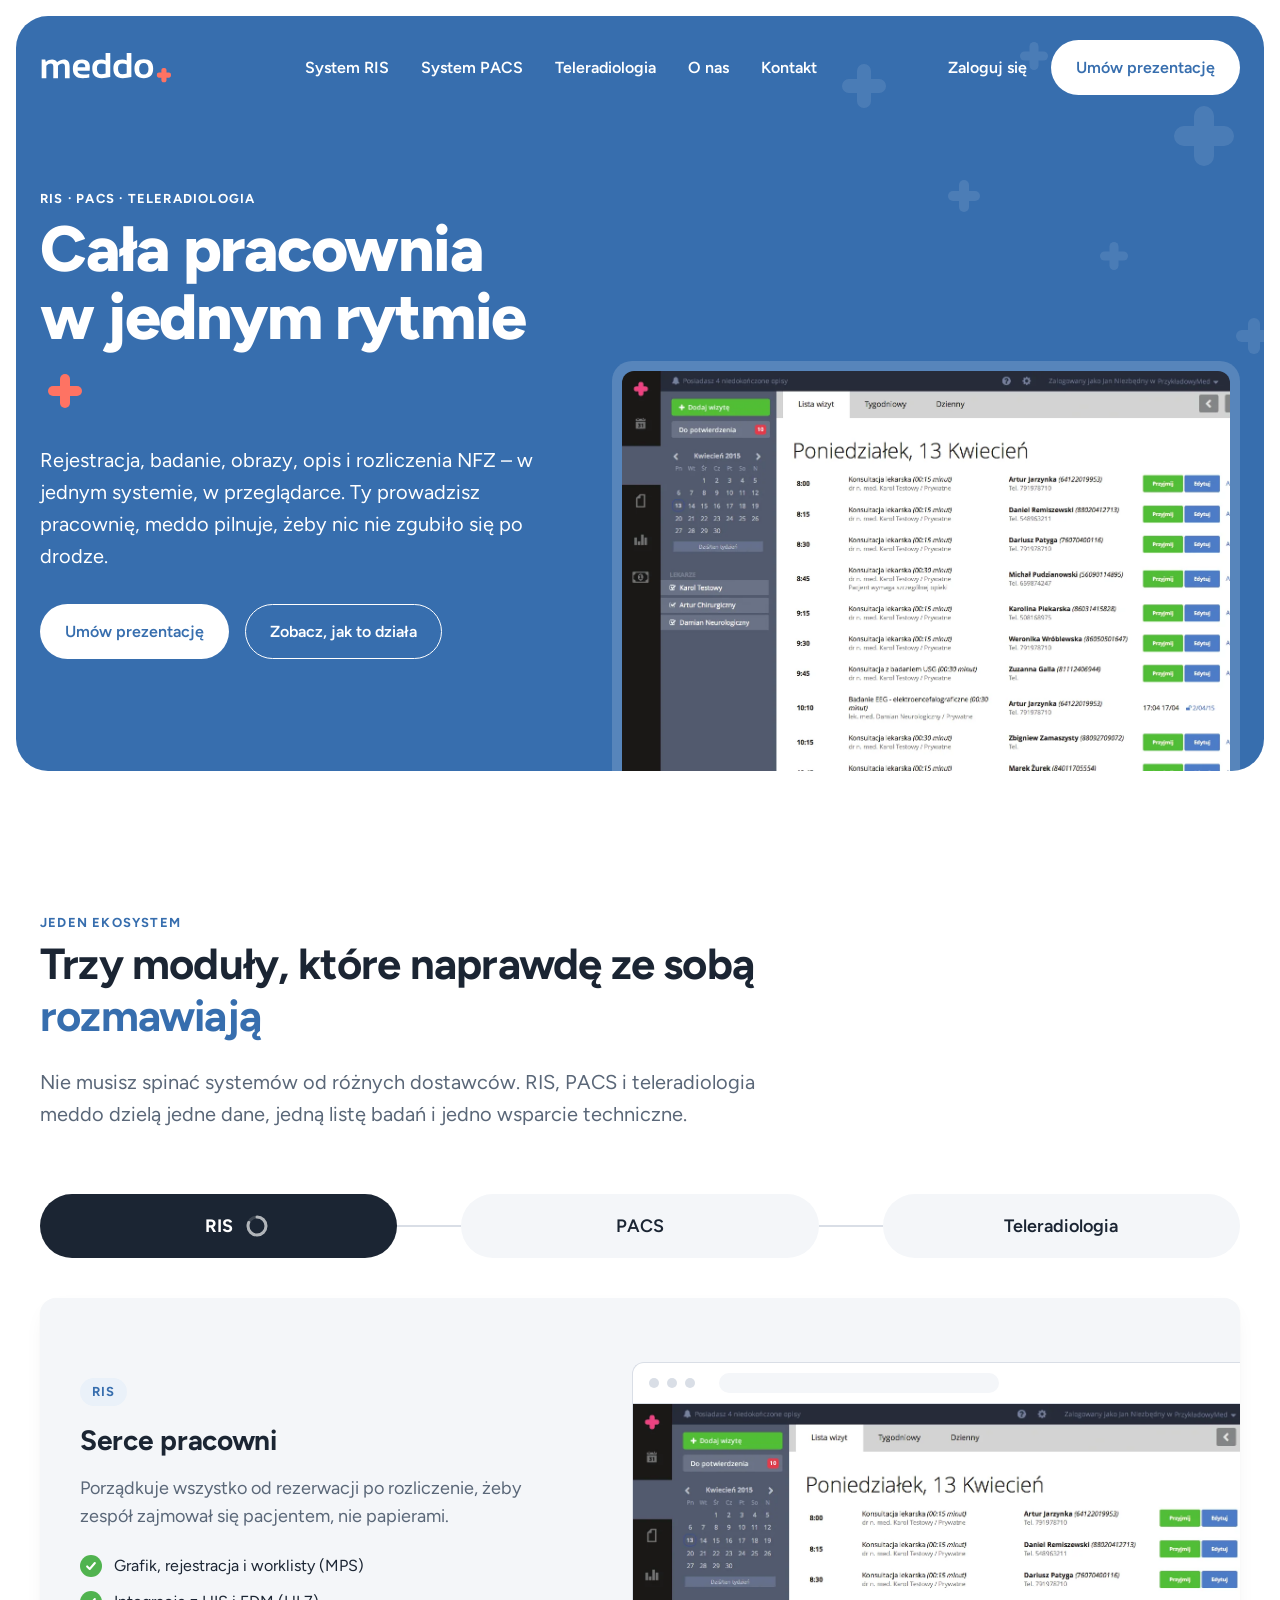
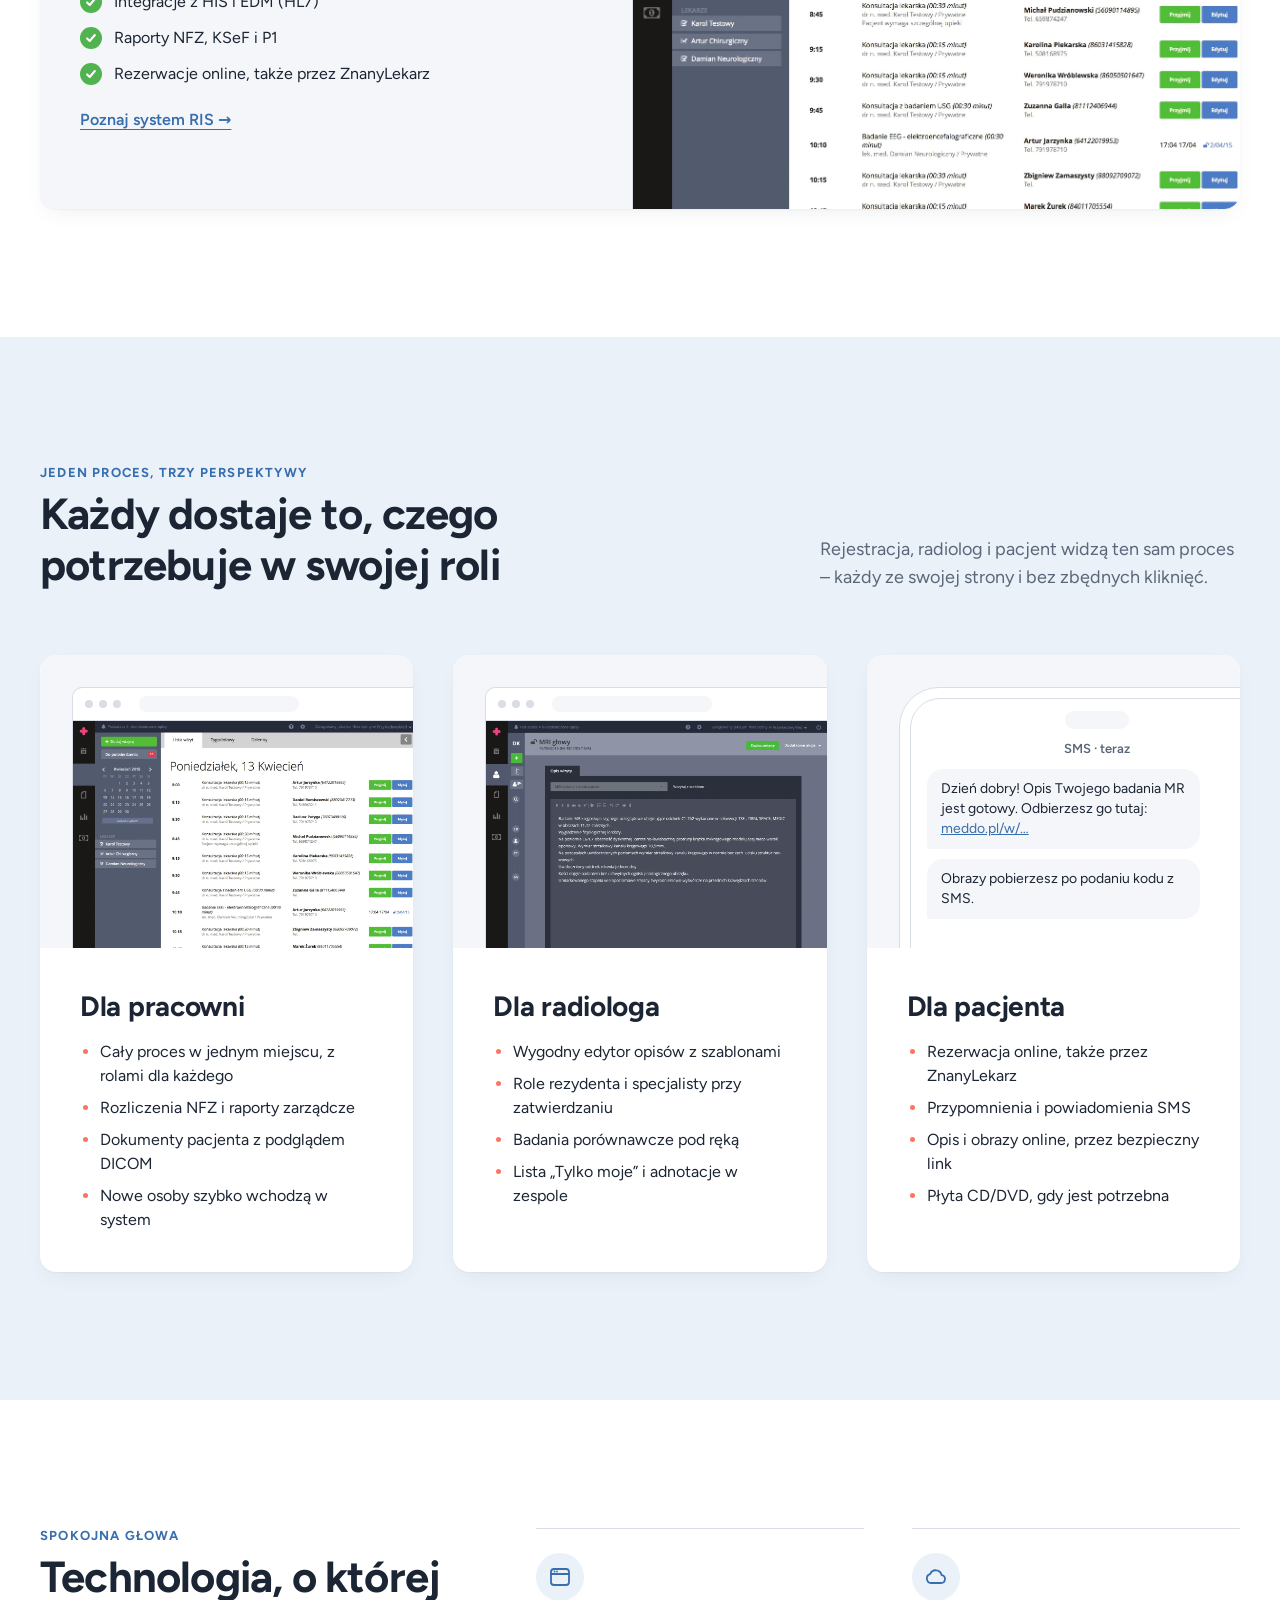
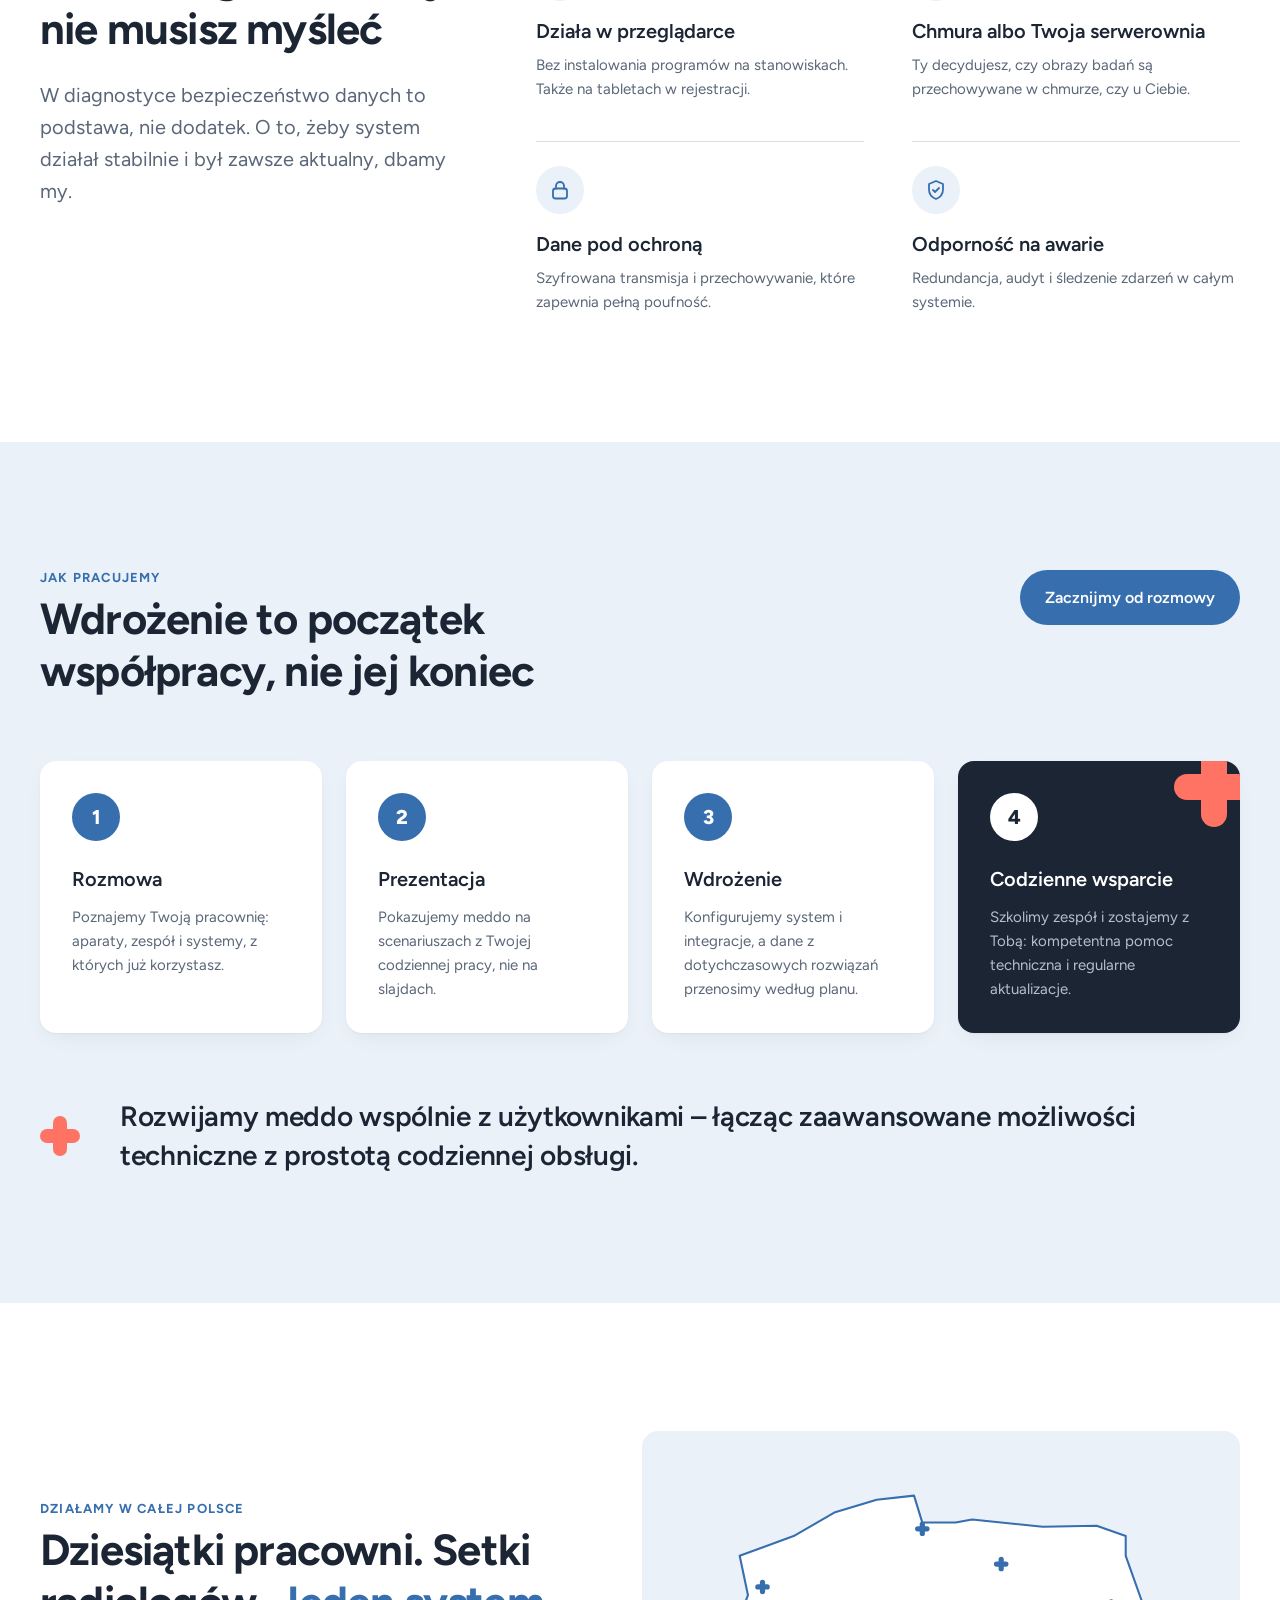
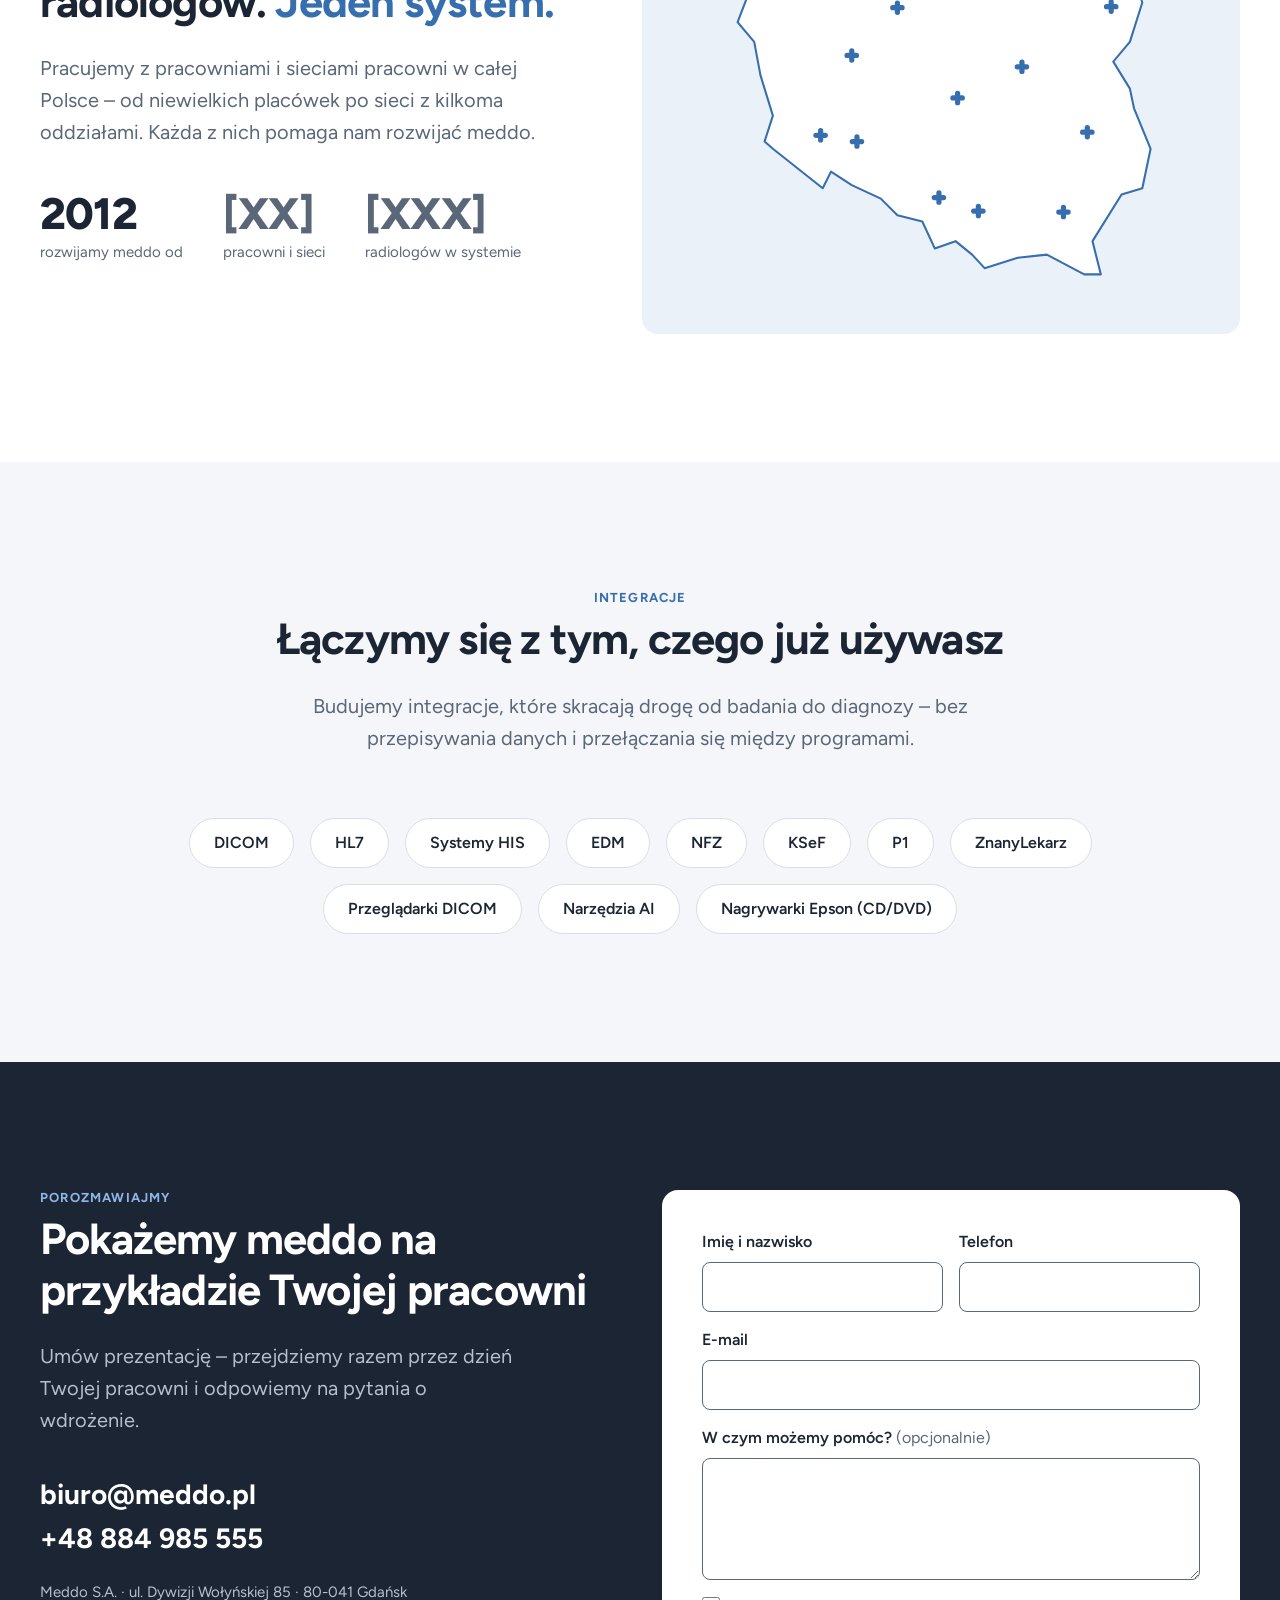
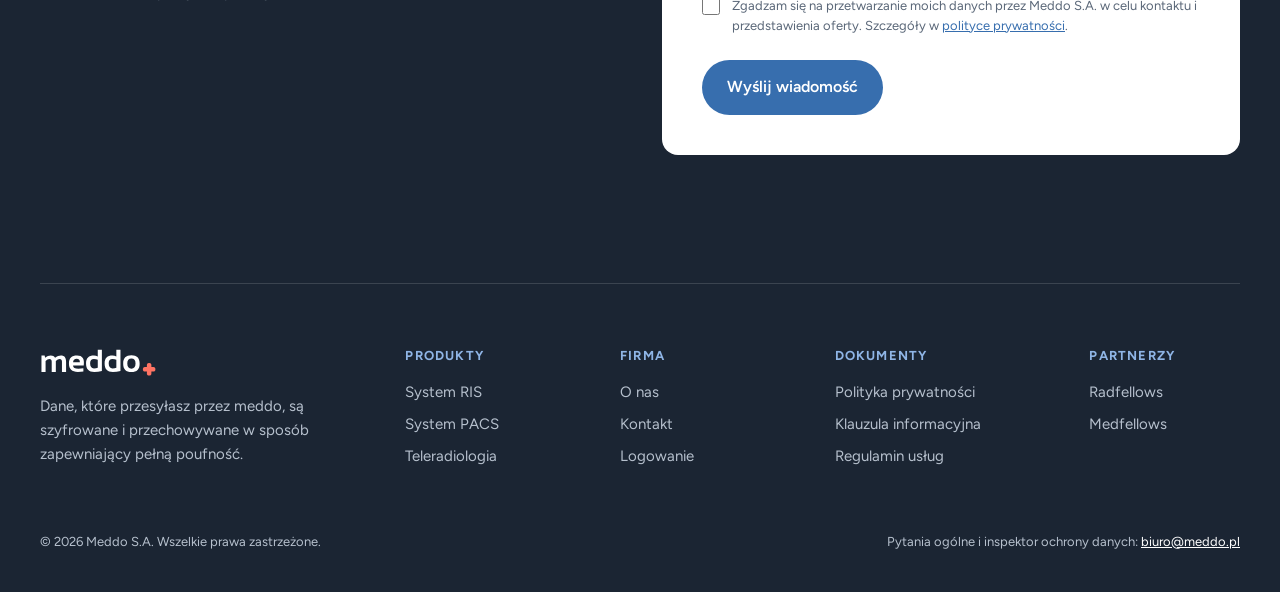
<file: index.html>
<!doctype html>
<html lang="pl">
<head>
<meta charset="utf-8">
<meta name="viewport" content="width=device-width, initial-scale=1">
<title>meddo – RIS, PACS i teleradiologia dla pracowni diagnostyki obrazowej</title>
<link rel="icon" href="img/favicon.svg" type="image/svg+xml">
<link rel="stylesheet" href="css/style.css">
</head>
<body>
<div style="background: #ffffff; min-width: 320px">

<!-- HERO -->
<div style="padding: 16px">
<header style="background: #376eae; border-radius: 32px; position: relative; overflow: hidden; padding-top: 24px">
<svg aria-hidden="true" width="520" height="420" viewBox="0 0 520 420" style="position: absolute; right: -40px; top: -20px; pointer-events: none">
<g fill="#ffffff" opacity="0.10">
<g transform="translate(80 90)"><rect x="-22" y="-7" width="44" height="14" rx="7"></rect><rect x="-7" y="-22" width="14" height="44" rx="7"></rect></g>
<g transform="translate(250 60)"><rect x="-14" y="-4.5" width="28" height="9" rx="4.5"></rect><rect x="-4.5" y="-14" width="9" height="28" rx="4.5"></rect></g>
<g transform="translate(420 140)"><rect x="-30" y="-10" width="60" height="20" rx="10"></rect><rect x="-10" y="-30" width="20" height="60" rx="10"></rect></g>
<g transform="translate(330 260)"><rect x="-14" y="-4.5" width="28" height="9" rx="4.5"></rect><rect x="-4.5" y="-14" width="9" height="28" rx="4.5"></rect></g>
<g transform="translate(470 340)"><rect x="-18" y="-6" width="36" height="12" rx="6"></rect><rect x="-6" y="-18" width="12" height="36" rx="6"></rect></g>
</g>
<g fill="#ffffff" opacity="0.10" transform="translate(180 200)"><rect x="-16" y="-5" width="32" height="10" rx="5"></rect><rect x="-5" y="-16" width="10" height="32" rx="5"></rect></g>
</svg>
<nav aria-label="Główna nawigacja" class="dark" style="position: relative; max-width: 1200px; margin: 0 auto; padding: 0 24px; display: flex; align-items: center; justify-content: space-between; gap: 24px; flex-wrap: wrap">
<a href="index.html" aria-label="meddo – strona główna" style="display: flex"><img src="img/meddo-logo.svg" alt="meddo" style="height: 34px; width: auto; display: block"></a>
<div class="hide-m" style="display: flex; gap: 32px; align-items: center">
<a class="nl" href="system-ris.html">System RIS</a>
<a class="nl" href="#">System PACS</a>
<a class="nl" href="#">Teleradiologia</a>
<a class="nl" href="#">O nas</a>
<a class="nl" href="#">Kontakt</a>
</div>
<div style="display: flex; gap: 24px; align-items: center">
<a class="nl hide-m" href="https://app.meddo.pl/zaloguj" target="_blank" rel="noopener noreferrer">Zaloguj się</a>
<a class="btn btn-light" href="#kontakt">Umów prezentację</a>
</div>
</nav>
<div class="dark" style="position: relative; max-width: 1200px; margin: 0 auto; padding: 96px 24px 0; display: flex; flex-wrap: wrap; gap: 64px; align-items: flex-end">
<div style="flex: 1 1 440px; padding-bottom: 112px; display: flex; flex-direction: column">
<div style="font-size: 13px; line-height: 16px; font-weight: 700; letter-spacing: 1.2px; color: #ffffff; text-transform: uppercase">RIS · PACS · Teleradiologia</div>
<h1 style="margin: 8px 0 0; font-size: clamp(40px, 5vw, 64px); line-height: 1.07; font-weight: 800; letter-spacing: -1.5px; color: #ffffff">Cała pracownia w&nbsp;jednym rytmie<svg aria-hidden="true" width="34" height="34" viewBox="0 0 34 34" style="display: inline-block; margin-left: 8px; vertical-align: baseline"><g fill="#fe7363"><rect x="0" y="12" width="34" height="10" rx="5"></rect><rect x="12" y="0" width="10" height="34" rx="5"></rect></g></svg></h1>
<p style="margin: 24px 0 0; max-width: 520px; font-size: 20px; line-height: 32px; color: #ffffff">Rejestracja, badanie, obrazy, opis i rozliczenia NFZ – w jednym systemie, w przeglądarce. Ty prowadzisz pracownię, meddo pilnuje, żeby nic nie zgubiło się po drodze.</p>
<div style="margin-top: 32px; display: flex; gap: 16px; flex-wrap: wrap">
<a class="btn btn-light" href="#kontakt">Umów prezentację</a>
<a class="btn btn-ghost-light" href="#ekosystem">Zobacz, jak to działa</a>
</div>
</div>
<div style="flex: 1 1 560px; position: relative; min-width: 0">
<div style="background: rgba(255,255,255,0.16); padding: 10px 10px 0; border-radius: 20px 20px 0 0">
<img src="img/ris-grafik.webp" alt="Grafik wizyt w meddo RIS – lista badań na dany dzień" style="display: block; width: 100%; height: 400px; object-fit: cover; object-position: left top; border-radius: 12px 12px 0 0">
</div>
</div>
</div>
</header>
</div>

<!-- EKOSYSTEM -->
<section id="ekosystem" style="padding: 128px 24px">
<div style="max-width: 1200px; margin: 0 auto">
<div style="max-width: 720px">
<div style="font-size: 13px; line-height: 16px; font-weight: 700; letter-spacing: 1.2px; color: #376eae; text-transform: uppercase">Jeden ekosystem</div>
<h2 style="margin: 8px 0 0; font-size: clamp(32px, 3.4vw, 44px); line-height: 1.18; font-weight: 700; letter-spacing: -0.8px">Trzy moduły, które naprawdę ze sobą <span style="color: #376eae">rozmawiają</span></h2>
<p style="margin: 24px 0 0; font-size: 20px; line-height: 32px; color: #5a6778">Nie musisz spinać systemów od różnych dostawców. RIS, PACS i teleradiologia meddo dzielą jedne dane, jedną listę badań i jedno wsparcie techniczne.</p>
</div>

<div style="margin-top: 64px" class="eko-slider">
<div class="eko-bar" data-mode="auto" role="tablist" aria-label="Moduły meddo">
<button type="button" role="tab" id="eko-t0" aria-controls="eko-panel-0" aria-selected="true" class="tab on"><span class="tl">RIS<span class="ti"><span class="ic-auto"><svg aria-hidden="true" width="24" height="24" viewBox="0 0 24 24" style="transform: rotate(-90deg)"><circle cx="12" cy="12" r="9" fill="none" stroke="rgba(255,255,255,0.15)" stroke-width="3"></circle><circle class="ring" cx="12" cy="12" r="9" fill="none" stroke="rgba(255,255,255,0.6)" stroke-width="3" stroke-linecap="round" stroke-dasharray="56.55" stroke-dashoffset="0"></circle></svg></span><span class="ic-manual"><svg aria-hidden="true" width="18" height="18" viewBox="0 0 18 18"><g fill="#fe7363"><rect x="0" y="6" width="18" height="6" rx="3"></rect><rect x="6" y="0" width="6" height="18" rx="3"></rect></g></svg></span></span></span></button>
<span class="eko-link" aria-hidden="true"></span>
<button type="button" role="tab" id="eko-t1" tabindex="-1" aria-controls="eko-panel-1" aria-selected="false" class="tab"><span class="tl">PACS<span class="ti"><span class="ic-auto"><svg aria-hidden="true" width="24" height="24" viewBox="0 0 24 24" style="transform: rotate(-90deg)"><circle cx="12" cy="12" r="9" fill="none" stroke="rgba(255,255,255,0.15)" stroke-width="3"></circle><circle class="ring" cx="12" cy="12" r="9" fill="none" stroke="rgba(255,255,255,0.6)" stroke-width="3" stroke-linecap="round" stroke-dasharray="56.55" stroke-dashoffset="0"></circle></svg></span><span class="ic-manual"><svg aria-hidden="true" width="18" height="18" viewBox="0 0 18 18"><g fill="#fe7363"><rect x="0" y="6" width="18" height="6" rx="3"></rect><rect x="6" y="0" width="6" height="18" rx="3"></rect></g></svg></span></span></span></button>
<span class="eko-link" aria-hidden="true"></span>
<button type="button" role="tab" id="eko-t2" tabindex="-1" aria-controls="eko-panel-2" aria-selected="false" class="tab"><span class="tl">Teleradiologia<span class="ti"><span class="ic-auto"><svg aria-hidden="true" width="24" height="24" viewBox="0 0 24 24" style="transform: rotate(-90deg)"><circle cx="12" cy="12" r="9" fill="none" stroke="rgba(255,255,255,0.15)" stroke-width="3"></circle><circle class="ring" cx="12" cy="12" r="9" fill="none" stroke="rgba(255,255,255,0.6)" stroke-width="3" stroke-linecap="round" stroke-dasharray="56.55" stroke-dashoffset="0"></circle></svg></span><span class="ic-manual"><svg aria-hidden="true" width="18" height="18" viewBox="0 0 18 18"><g fill="#fe7363"><rect x="0" y="6" width="18" height="6" rx="3"></rect><rect x="6" y="0" width="6" height="18" rx="3"></rect></g></svg></span></span></span></button>
</div>

<div style="margin-top: 40px">
<div class="eko-slide-wrap" data-slide="0">
<div class="slide" id="eko-panel-0" role="tabpanel" aria-labelledby="eko-t0" style="background: #f4f6f9; border-radius: 16px; padding: 40px; box-sizing: border-box; min-height: 500px; overflow: hidden; box-shadow: 0 1px 2px rgba(27,37,51,0.04), 0 8px 24px -10px rgba(27,37,51,0.10); display: flex; flex-wrap: wrap; gap: 40px 64px; align-items: center">
<div style="flex: 1 1 360px; display: flex; flex-direction: column; gap: 16px">
<span style="align-self: flex-start; background: #eaf1f9; color: #376eae; border-radius: 9999px; padding: 4px 12px; font-size: 13px; line-height: 20px; font-weight: 700; letter-spacing: 1px">RIS</span>
<h3 style="margin: 0; font-size: 28px; line-height: 36px; font-weight: 700; letter-spacing: -0.3px">Serce pracowni</h3>
<p style="margin: 0; font-size: 18px; line-height: 28px; color: #5a6778">Porządkuje wszystko od rezerwacji po rozliczenie, żeby zespół zajmował się pacjentem, nie papierami.</p>
<ul style="list-style: none; margin: 8px 0 0; padding: 0; display: flex; flex-direction: column; gap: 12px; font-size: 16px; line-height: 24px">
<li style="display: flex; gap: 12px"><span aria-hidden="true" style="flex: none; width: 22px; height: 22px; margin-top: 1px; border-radius: 9999px; background: #50b34f; display: flex; align-items: center; justify-content: center"><svg width="12" height="12" viewBox="0 0 14 14" fill="none" stroke="#ffffff" stroke-width="2.4" stroke-linecap="round" stroke-linejoin="round"><path d="M2.5 7.5l3 3 6-7"></path></svg></span>Grafik, rejestracja i worklisty (MPS)</li>
<li style="display: flex; gap: 12px"><span aria-hidden="true" style="flex: none; width: 22px; height: 22px; margin-top: 1px; border-radius: 9999px; background: #50b34f; display: flex; align-items: center; justify-content: center"><svg width="12" height="12" viewBox="0 0 14 14" fill="none" stroke="#ffffff" stroke-width="2.4" stroke-linecap="round" stroke-linejoin="round"><path d="M2.5 7.5l3 3 6-7"></path></svg></span>Integracje z HIS i EDM (HL7)</li>
<li style="display: flex; gap: 12px"><span aria-hidden="true" style="flex: none; width: 22px; height: 22px; margin-top: 1px; border-radius: 9999px; background: #50b34f; display: flex; align-items: center; justify-content: center"><svg width="12" height="12" viewBox="0 0 14 14" fill="none" stroke="#ffffff" stroke-width="2.4" stroke-linecap="round" stroke-linejoin="round"><path d="M2.5 7.5l3 3 6-7"></path></svg></span>Raporty NFZ, KSeF i P1</li>
<li style="display: flex; gap: 12px"><span aria-hidden="true" style="flex: none; width: 22px; height: 22px; margin-top: 1px; border-radius: 9999px; background: #50b34f; display: flex; align-items: center; justify-content: center"><svg width="12" height="12" viewBox="0 0 14 14" fill="none" stroke="#ffffff" stroke-width="2.4" stroke-linecap="round" stroke-linejoin="round"><path d="M2.5 7.5l3 3 6-7"></path></svg></span>Rezerwacje online, także przez ZnanyLekarz</li>
</ul>
<a class="more" href="system-ris.html" style="margin-top: 8px">Poznaj system RIS →</a>
</div>
<div style="flex: 1 1 480px; min-width: 0; align-self: flex-end; margin: 24px -40px -40px 0; box-sizing: border-box">
<div style="background: #ffffff; border: 1px solid #d9dee6; border-right: 0; border-bottom: 0; border-radius: 12px 0 0 0; box-sizing: border-box; overflow: hidden">
<div aria-hidden="true" style="height: 40px; display: flex; align-items: center; gap: 8px; padding: 0 16px; border-bottom: 1px solid #d9dee6"><span style="flex: none; width: 10px; height: 10px; border-radius: 9999px; background: #d9dee6"></span><span style="flex: none; width: 10px; height: 10px; border-radius: 9999px; background: #d9dee6"></span><span style="flex: none; width: 10px; height: 10px; border-radius: 9999px; background: #d9dee6"></span><span style="margin-left: 16px; flex: 0 1 280px; height: 20px; border-radius: 9999px; background: #f4f6f9"></span></div>
<img src="img/ris-grafik.webp" alt="Grafik wizyt w meddo RIS" style="display: block; width: 100%; aspect-ratio: 3 / 2; object-fit: cover; object-position: left top">
</div>
</div>
</div>
</div>

<div class="eko-slide-wrap" data-slide="1" hidden>
<div class="slide" id="eko-panel-1" role="tabpanel" aria-labelledby="eko-t1" style="background: #f4f6f9; border-radius: 16px; padding: 40px; box-sizing: border-box; min-height: 500px; overflow: hidden; box-shadow: 0 1px 2px rgba(27,37,51,0.04), 0 8px 24px -10px rgba(27,37,51,0.10); display: flex; flex-wrap: wrap; gap: 40px 64px; align-items: center">
<div style="flex: 1 1 360px; display: flex; flex-direction: column; gap: 16px">
<span style="align-self: flex-start; background: #eaf1f9; color: #376eae; border-radius: 9999px; padding: 4px 12px; font-size: 13px; line-height: 20px; font-weight: 700; letter-spacing: 1px">PACS</span>
<h3 style="margin: 0; font-size: 28px; line-height: 36px; font-weight: 700; letter-spacing: -0.3px">Obrazy zawsze pod ręką</h3>
<p style="margin: 0; font-size: 18px; line-height: 28px; color: #5a6778">Szybkie, bezpieczne archiwum DICOM, które nie każe radiologom czekać na kolejną serię.</p>
<ul style="list-style: none; margin: 8px 0 0; padding: 0; display: flex; flex-direction: column; gap: 12px; font-size: 16px; line-height: 24px">
<li style="display: flex; gap: 12px"><span aria-hidden="true" style="flex: none; width: 22px; height: 22px; margin-top: 1px; border-radius: 9999px; background: #50b34f; display: flex; align-items: center; justify-content: center"><svg width="12" height="12" viewBox="0 0 14 14" fill="none" stroke="#ffffff" stroke-width="2.4" stroke-linecap="round" stroke-linejoin="round"><path d="M2.5 7.5l3 3 6-7"></path></svg></span>Płynna praca z dużymi seriami</li>
<li style="display: flex; gap: 12px"><span aria-hidden="true" style="flex: none; width: 22px; height: 22px; margin-top: 1px; border-radius: 9999px; background: #50b34f; display: flex; align-items: center; justify-content: center"><svg width="12" height="12" viewBox="0 0 14 14" fill="none" stroke="#ffffff" stroke-width="2.4" stroke-linecap="round" stroke-linejoin="round"><path d="M2.5 7.5l3 3 6-7"></path></svg></span>W Twojej serwerowni lub w chmurze</li>
<li style="display: flex; gap: 12px"><span aria-hidden="true" style="flex: none; width: 22px; height: 22px; margin-top: 1px; border-radius: 9999px; background: #50b34f; display: flex; align-items: center; justify-content: center"><svg width="12" height="12" viewBox="0 0 14 14" fill="none" stroke="#ffffff" stroke-width="2.4" stroke-linecap="round" stroke-linejoin="round"><path d="M2.5 7.5l3 3 6-7"></path></svg></span>DICOM, HL7 i gotowość na narzędzia AI</li>
<li style="display: flex; gap: 12px"><span aria-hidden="true" style="flex: none; width: 22px; height: 22px; margin-top: 1px; border-radius: 9999px; background: #50b34f; display: flex; align-items: center; justify-content: center"><svg width="12" height="12" viewBox="0 0 14 14" fill="none" stroke="#ffffff" stroke-width="2.4" stroke-linecap="round" stroke-linejoin="round"><path d="M2.5 7.5l3 3 6-7"></path></svg></span>Redundancja, audyt i archiwum długoterminowe</li>
</ul>
<a class="more" href="#" style="margin-top: 8px">Poznaj system PACS →</a>
</div>
<div style="flex: 1 1 480px; min-width: 0; align-self: flex-end; margin: 24px -40px -40px 0; box-sizing: border-box">
<div style="background: #ffffff; border: 1px solid #d9dee6; border-right: 0; border-bottom: 0; border-radius: 12px 0 0 0; box-sizing: border-box; overflow: hidden">
<div aria-hidden="true" style="height: 40px; display: flex; align-items: center; gap: 8px; padding: 0 16px; border-bottom: 1px solid #d9dee6"><span style="flex: none; width: 10px; height: 10px; border-radius: 9999px; background: #d9dee6"></span><span style="flex: none; width: 10px; height: 10px; border-radius: 9999px; background: #d9dee6"></span><span style="flex: none; width: 10px; height: 10px; border-radius: 9999px; background: #d9dee6"></span><span style="margin-left: 16px; flex: 0 1 280px; height: 20px; border-radius: 9999px; background: #f4f6f9"></span></div>
<img src="img/pacs-viewer.webp" alt="Przeglądarka DICOM w meddo – badanie MR głowy" style="display: block; width: 100%; aspect-ratio: 3 / 2; object-fit: cover; object-position: left top">
</div>
</div>
</div>
</div>

<div class="eko-slide-wrap" data-slide="2" hidden>
<div class="slide" id="eko-panel-2" role="tabpanel" aria-labelledby="eko-t2" style="background: #f4f6f9; border-radius: 16px; padding: 40px; box-sizing: border-box; min-height: 500px; overflow: hidden; box-shadow: 0 1px 2px rgba(27,37,51,0.04), 0 8px 24px -10px rgba(27,37,51,0.10); display: flex; flex-wrap: wrap; gap: 40px 64px; align-items: center">
<div style="flex: 1 1 360px; display: flex; flex-direction: column; gap: 16px">
<span style="align-self: flex-start; background: #eaf1f9; color: #376eae; border-radius: 9999px; padding: 4px 12px; font-size: 13px; line-height: 20px; font-weight: 700; letter-spacing: 1px">TELERADIOLOGIA</span>
<h3 style="margin: 0; font-size: 28px; line-height: 36px; font-weight: 700; letter-spacing: -0.3px">Opisy z dowolnego miejsca</h3>
<p style="margin: 0; font-size: 18px; line-height: 28px; color: #5a6778">W pracowni czy zdalnie – bez znaczenia. Radiolog pracuje na tych samych danych, z tym samym komfortem.</p>
<ul style="list-style: none; margin: 8px 0 0; padding: 0; display: flex; flex-direction: column; gap: 12px; font-size: 16px; line-height: 24px">
<li style="display: flex; gap: 12px"><span aria-hidden="true" style="flex: none; width: 22px; height: 22px; margin-top: 1px; border-radius: 9999px; background: #50b34f; display: flex; align-items: center; justify-content: center"><svg width="12" height="12" viewBox="0 0 14 14" fill="none" stroke="#ffffff" stroke-width="2.4" stroke-linecap="round" stroke-linejoin="round"><path d="M2.5 7.5l3 3 6-7"></path></svg></span>Bezpieczny dostęp dla zespołów zdalnych</li>
<li style="display: flex; gap: 12px"><span aria-hidden="true" style="flex: none; width: 22px; height: 22px; margin-top: 1px; border-radius: 9999px; background: #50b34f; display: flex; align-items: center; justify-content: center"><svg width="12" height="12" viewBox="0 0 14 14" fill="none" stroke="#ffffff" stroke-width="2.4" stroke-linecap="round" stroke-linejoin="round"><path d="M2.5 7.5l3 3 6-7"></path></svg></span>Integracja z popularnymi przeglądarkami DICOM</li>
<li style="display: flex; gap: 12px"><span aria-hidden="true" style="flex: none; width: 22px; height: 22px; margin-top: 1px; border-radius: 9999px; background: #50b34f; display: flex; align-items: center; justify-content: center"><svg width="12" height="12" viewBox="0 0 14 14" fill="none" stroke="#ffffff" stroke-width="2.4" stroke-linecap="round" stroke-linejoin="round"><path d="M2.5 7.5l3 3 6-7"></path></svg></span>Monitorowanie i raporty czasu opisów</li>
<li style="display: flex; gap: 12px"><span aria-hidden="true" style="flex: none; width: 22px; height: 22px; margin-top: 1px; border-radius: 9999px; background: #50b34f; display: flex; align-items: center; justify-content: center"><svg width="12" height="12" viewBox="0 0 14 14" fill="none" stroke="#ffffff" stroke-width="2.4" stroke-linecap="round" stroke-linejoin="round"><path d="M2.5 7.5l3 3 6-7"></path></svg></span>Gotowa współpraca z Radfellows</li>
</ul>
<a class="more" href="#" style="margin-top: 8px">Poznaj teleradiologię →</a>
</div>
<div style="flex: 1 1 480px; min-width: 0; align-self: flex-end; margin: 24px -40px -40px 0; box-sizing: border-box">
<div style="background: #ffffff; border: 1px solid #d9dee6; border-right: 0; border-bottom: 0; border-radius: 12px 0 0 0; box-sizing: border-box; overflow: hidden">
<div aria-hidden="true" style="height: 40px; display: flex; align-items: center; gap: 8px; padding: 0 16px; border-bottom: 1px solid #d9dee6"><span style="flex: none; width: 10px; height: 10px; border-radius: 9999px; background: #d9dee6"></span><span style="flex: none; width: 10px; height: 10px; border-radius: 9999px; background: #d9dee6"></span><span style="flex: none; width: 10px; height: 10px; border-radius: 9999px; background: #d9dee6"></span><span style="margin-left: 16px; flex: 0 1 280px; height: 20px; border-radius: 9999px; background: #f4f6f9"></span></div>
<img src="img/editor-opisu.webp" alt="Edytor opisu badania w ciemnym motywie dla radiologa" style="display: block; width: 100%; aspect-ratio: 3 / 2; object-fit: cover; object-position: left top">
</div>
</div>
</div>
</div>
</div>
</div>
</div>
</section>

<!-- ROLE -->
<section style="padding: 128px 24px; background: #eaf1f9">
<div style="max-width: 1200px; margin: 0 auto">
<div style="display: flex; flex-wrap: wrap; gap: 24px 64px; align-items: flex-end; justify-content: space-between">
<div style="max-width: 640px">
<div style="font-size: 13px; line-height: 16px; font-weight: 700; letter-spacing: 1.2px; color: #376eae; text-transform: uppercase">JEDEN PROCES, TRZY PERSPEKTYWY</div>
<h2 style="margin: 8px 0 0; font-size: clamp(32px, 3.4vw, 44px); line-height: 1.18; font-weight: 700; letter-spacing: -0.8px">Każdy dostaje to, czego potrzebuje w swojej roli</h2>
</div>
<p style="margin: 0; max-width: 420px; font-size: 18px; line-height: 28px; color: #5a6778">Rejestracja, radiolog i pacjent widzą ten sam proces – każdy ze swojej strony i bez zbędnych kliknięć.</p>
</div>
<div style="margin-top: 64px; display: flex; flex-wrap: wrap; gap: 40px">

<article style="flex: 1 1 320px; background: #ffffff; border-radius: 16px; overflow: hidden; display: flex; flex-direction: column; box-shadow: 0 1px 2px rgba(27,37,51,0.04), 0 8px 24px -10px rgba(27,37,51,0.10)">
<div style="background: #f4f6f9; padding: 32px 0 0 32px; box-sizing: border-box; overflow: hidden">
<div style="background: #ffffff; border: 1px solid #d9dee6; border-right: 0; border-bottom: 0; border-radius: 10px 0 0 0; overflow: hidden">
<div aria-hidden="true" style="height: 32px; display: flex; align-items: center; gap: 6px; padding: 0 12px; border-bottom: 1px solid #d9dee6"><span style="flex: none; width: 8px; height: 8px; border-radius: 9999px; background: #d9dee6"></span><span style="flex: none; width: 8px; height: 8px; border-radius: 9999px; background: #d9dee6"></span><span style="flex: none; width: 8px; height: 8px; border-radius: 9999px; background: #d9dee6"></span><span style="margin-left: 12px; flex: 0 1 160px; height: 16px; border-radius: 9999px; background: #f4f6f9"></span></div>
<img src="img/ris-grafik.webp" alt="Grafik wizyt w meddo RIS" style="display: block; width: 100%; aspect-ratio: 3 / 2; object-fit: cover; object-position: left top">
</div>
</div>
<div style="padding: 40px; display: flex; flex-direction: column; gap: 16px">
<h3 style="margin: 0; font-size: 28px; line-height: 36px; font-weight: 700; letter-spacing: -0.3px">Dla pracowni</h3>
<ul class="dots" style="margin: 0; padding: 0 0 0 20px; display: flex; flex-direction: column; gap: 8px; font-size: 16px; line-height: 24px; color: #1b2533">
<li>Cały proces w jednym miejscu, z rolami dla każdego</li>
<li>Rozliczenia NFZ i raporty zarządcze</li>
<li>Dokumenty pacjenta z podglądem DICOM</li>
<li>Nowe osoby szybko wchodzą w system</li>
</ul>
</div>
</article>

<article style="flex: 1 1 320px; background: #ffffff; border-radius: 16px; overflow: hidden; display: flex; flex-direction: column; box-shadow: 0 1px 2px rgba(27,37,51,0.04), 0 8px 24px -10px rgba(27,37,51,0.10)">
<div style="background: #f4f6f9; padding: 32px 0 0 32px; box-sizing: border-box; overflow: hidden">
<div style="background: #ffffff; border: 1px solid #d9dee6; border-right: 0; border-bottom: 0; border-radius: 10px 0 0 0; overflow: hidden">
<div aria-hidden="true" style="height: 32px; display: flex; align-items: center; gap: 6px; padding: 0 12px; border-bottom: 1px solid #d9dee6"><span style="flex: none; width: 8px; height: 8px; border-radius: 9999px; background: #d9dee6"></span><span style="flex: none; width: 8px; height: 8px; border-radius: 9999px; background: #d9dee6"></span><span style="flex: none; width: 8px; height: 8px; border-radius: 9999px; background: #d9dee6"></span><span style="margin-left: 12px; flex: 0 1 160px; height: 16px; border-radius: 9999px; background: #f4f6f9"></span></div>
<img src="img/editor-opisu.webp" alt="Edytor opisu badania w ciemnym motywie dla radiologa" style="display: block; width: 100%; aspect-ratio: 3 / 2; object-fit: cover; object-position: left top">
</div>
</div>
<div style="padding: 40px; display: flex; flex-direction: column; gap: 16px">
<h3 style="margin: 0; font-size: 28px; line-height: 36px; font-weight: 700; letter-spacing: -0.3px">Dla radiologa</h3>
<ul class="dots" style="margin: 0; padding: 0 0 0 20px; display: flex; flex-direction: column; gap: 8px; font-size: 16px; line-height: 24px; color: #1b2533">
<li>Wygodny edytor opisów z szablonami</li>
<li>Role rezydenta i specjalisty przy zatwierdzaniu</li>
<li>Badania porównawcze pod ręką</li>
<li>Lista „Tylko moje” i adnotacje w zespole</li>
</ul>
</div>
</article>

<article style="flex: 1 1 320px; background: #ffffff; border-radius: 16px; overflow: hidden; display: flex; flex-direction: column; box-shadow: 0 1px 2px rgba(27,37,51,0.04), 0 8px 24px -10px rgba(27,37,51,0.10)">
<div style="background: #f4f6f9; padding: 32px 0 0 32px; box-sizing: border-box; overflow: hidden">
<div style="display: grid">
<div aria-hidden="true" style="grid-area: 1 / 1; visibility: hidden"><div style="height: 33px"></div><div style="aspect-ratio: 3 / 2"></div></div>
<div style="grid-area: 1 / 1; contain: size; width: calc(100% + 56px); height: calc(100% + 120px); background: #ffffff; border: 1px solid #d9dee6; border-radius: 40px; padding: 10px; box-sizing: border-box">
<div style="height: 100%; border: 1px solid #d9dee6; border-radius: 30px; box-sizing: border-box; padding: 12px 16px; display: flex; flex-direction: column; gap: 10px">
<div aria-hidden="true" style="align-self: center; flex: none; width: 64px; height: 18px; border-radius: 9999px; background: #f4f6f9"></div>
<div style="font-size: 13px; line-height: 20px; font-weight: 600; color: #5a6778; text-align: center">SMS · teraz</div>
<div style="max-width: calc(100% - 96px); background: #f4f6f9; border-radius: 16px 16px 16px 4px; padding: 10px 14px; font-size: 14px; line-height: 20px; color: #1b2533">Dzień dobry! Opis Twojego badania MR jest gotowy. Odbierzesz go tutaj: <span style="color: #376eae; text-decoration: underline">meddo.pl/w/…</span></div>
<div style="max-width: calc(100% - 96px); background: #f4f6f9; border-radius: 16px 16px 16px 4px; padding: 10px 14px; font-size: 14px; line-height: 20px; color: #1b2533">Obrazy pobierzesz po podaniu kodu z SMS.</div>
</div>
</div>
</div>
</div>
<div style="padding: 40px; display: flex; flex-direction: column; gap: 16px">
<h3 style="margin: 0; font-size: 28px; line-height: 36px; font-weight: 700; letter-spacing: -0.3px">Dla pacjenta</h3>
<ul class="dots" style="margin: 0; padding: 0 0 0 20px; display: flex; flex-direction: column; gap: 8px; font-size: 16px; line-height: 24px; color: #1b2533">
<li>Rezerwacja online, także przez ZnanyLekarz</li>
<li>Przypomnienia i powiadomienia SMS</li>
<li>Opis i obrazy online, przez bezpieczny link</li>
<li>Płyta CD/DVD, gdy jest potrzebna</li>
</ul>
</div>
</article>
</div>
</div>
</section>

<!-- TECHNOLOGIA -->
<section style="padding: 128px 24px; background: #ffffff">
<div style="max-width: 1200px; margin: 0 auto; display: flex; flex-wrap: wrap; gap: 64px; align-items: flex-start">
<div style="flex: 1 1 360px">
<div style="font-size: 13px; line-height: 16px; font-weight: 700; letter-spacing: 1.2px; color: #376eae; text-transform: uppercase">Spokojna głowa</div>
<h2 style="margin: 8px 0 0; font-size: clamp(32px, 3.4vw, 44px); line-height: 1.18; font-weight: 700; letter-spacing: -0.8px">Technologia, o której nie musisz myśleć</h2>
<p style="margin: 24px 0 0; max-width: 440px; font-size: 20px; line-height: 32px; color: #5a6778">W diagnostyce bezpieczeństwo danych to podstawa, nie dodatek. O to, żeby system działał stabilnie i był zawsze aktualny, dbamy my.</p>
</div>
<div style="flex: 2 1 560px; display: grid; grid-template-columns: repeat(auto-fit, minmax(240px, 1fr)); gap: 40px 48px">
<div style="padding-top: 24px; border-top: 1px solid #d9dee6; display: flex; flex-direction: column; gap: 8px">
<span aria-hidden="true" style="width: 48px; height: 48px; border-radius: 9999px; background: #eaf1f9; display: flex; align-items: center; justify-content: center; margin-bottom: 8px"><svg width="24" height="24" viewBox="0 0 24 24" fill="none" stroke="#376eae" stroke-width="1.8" stroke-linecap="round" stroke-linejoin="round"><rect x="3" y="4" width="18" height="16" rx="3"></rect><path d="M3 9h18"></path><path d="M6.5 6.5h.01M9 6.5h.01"></path></svg></span>
<h3 style="margin: 0; font-size: 20px; line-height: 28px; font-weight: 600">Działa w przeglądarce</h3>
<p style="margin: 0; font-size: 15px; line-height: 24px; color: #5a6778">Bez instalowania programów na stanowiskach. Także na tabletach w rejestracji.</p>
</div>
<div style="padding-top: 24px; border-top: 1px solid #d9dee6; display: flex; flex-direction: column; gap: 8px">
<span aria-hidden="true" style="width: 48px; height: 48px; border-radius: 9999px; background: #eaf1f9; display: flex; align-items: center; justify-content: center; margin-bottom: 8px"><svg width="24" height="24" viewBox="0 0 24 24" fill="none" stroke="#376eae" stroke-width="1.8" stroke-linecap="round" stroke-linejoin="round"><path d="M7 18h10a4 4 0 0 0 .6-7.95A6 6 0 0 0 6.1 9.2 4.5 4.5 0 0 0 7 18z"></path></svg></span>
<h3 style="margin: 0; font-size: 20px; line-height: 28px; font-weight: 600">Chmura albo Twoja serwerownia</h3>
<p style="margin: 0; font-size: 15px; line-height: 24px; color: #5a6778">Ty decydujesz, czy obrazy badań są przechowywane w&nbsp;chmurze, czy&nbsp;u&nbsp;Ciebie.</p>
</div>
<div style="padding-top: 24px; border-top: 1px solid #d9dee6; display: flex; flex-direction: column; gap: 8px">
<span aria-hidden="true" style="width: 48px; height: 48px; border-radius: 9999px; background: #eaf1f9; display: flex; align-items: center; justify-content: center; margin-bottom: 8px"><svg width="24" height="24" viewBox="0 0 24 24" fill="none" stroke="#376eae" stroke-width="1.8" stroke-linecap="round" stroke-linejoin="round"><rect x="5" y="10.5" width="14" height="10" rx="2.5"></rect><path d="M8 10.5V8a4 4 0 0 1 8 0v2.5"></path></svg></span>
<h3 style="margin: 0; font-size: 20px; line-height: 28px; font-weight: 600">Dane pod ochroną</h3>
<p style="margin: 0; font-size: 15px; line-height: 24px; color: #5a6778">Szyfrowana transmisja i przechowywanie, które zapewnia pełną poufność.</p>
</div>
<div style="padding-top: 24px; border-top: 1px solid #d9dee6; display: flex; flex-direction: column; gap: 8px">
<span aria-hidden="true" style="width: 48px; height: 48px; border-radius: 9999px; background: #eaf1f9; display: flex; align-items: center; justify-content: center; margin-bottom: 8px"><svg width="24" height="24" viewBox="0 0 24 24" fill="none" stroke="#376eae" stroke-width="1.8" stroke-linecap="round" stroke-linejoin="round"><path d="M12 3l7 3v5.5c0 4.4-3 7.9-7 9.5-4-1.6-7-5.1-7-9.5V6z"></path><path d="M9 12l2 2 4-4"></path></svg></span>
<h3 style="margin: 0; font-size: 20px; line-height: 28px; font-weight: 600">Odporność na awarie</h3>
<p style="margin: 0; font-size: 15px; line-height: 24px; color: #5a6778">Redundancja, audyt i śledzenie zdarzeń w całym systemie.</p>
</div>
</div>
</div>
</section>

<!-- WSPÓŁPRACA -->
<section style="padding: 128px 24px; background: #eaf1f9">
<div style="max-width: 1200px; margin: 0 auto">
<div style="display: flex; flex-wrap: wrap; justify-content: space-between; align-items: flex-start; gap: 24px 64px">
<div style="max-width: 640px">
<div style="font-size: 13px; line-height: 16px; font-weight: 700; letter-spacing: 1.2px; color: #376eae; text-transform: uppercase">Jak pracujemy</div>
<h2 style="margin: 8px 0 0; font-size: clamp(32px, 3.4vw, 44px); line-height: 1.18; font-weight: 700; letter-spacing: -0.8px">Wdrożenie to początek współpracy, nie jej koniec</h2>
</div>
<a class="btn btn-primary" href="#kontakt">Zacznijmy od rozmowy</a>
</div>
<ol style="list-style: none; margin: 64px 0 0; padding: 0; display: grid; grid-template-columns: repeat(auto-fit, minmax(240px, 1fr)); gap: 24px">
<li style="background: #ffffff; border-radius: 16px; padding: 32px; display: flex; flex-direction: column; gap: 12px; box-shadow: 0 1px 2px rgba(27,37,51,0.04), 0 8px 24px -10px rgba(27,37,51,0.10)">
<span aria-hidden="true" style="width: 48px; height: 48px; border-radius: 9999px; background: #376eae; color: #ffffff; display: flex; align-items: center; justify-content: center; font-size: 20px; line-height: 28px; font-weight: 800">1</span>
<h3 style="margin: 12px 0 0; font-size: 20px; line-height: 28px; font-weight: 600">Rozmowa</h3>
<p style="margin: 0; font-size: 15px; line-height: 24px; color: #5a6778">Poznajemy Twoją pracownię: aparaty, zespół i systemy, z których już korzystasz.</p>
</li>
<li style="background: #ffffff; border-radius: 16px; padding: 32px; display: flex; flex-direction: column; gap: 12px; box-shadow: 0 1px 2px rgba(27,37,51,0.04), 0 8px 24px -10px rgba(27,37,51,0.10)">
<span aria-hidden="true" style="width: 48px; height: 48px; border-radius: 9999px; background: #376eae; color: #ffffff; display: flex; align-items: center; justify-content: center; font-size: 20px; line-height: 28px; font-weight: 800">2</span>
<h3 style="margin: 12px 0 0; font-size: 20px; line-height: 28px; font-weight: 600">Prezentacja</h3>
<p style="margin: 0; font-size: 15px; line-height: 24px; color: #5a6778">Pokazujemy meddo na scenariuszach z Twojej codziennej pracy, nie na slajdach.</p>
</li>
<li style="background: #ffffff; border-radius: 16px; padding: 32px; display: flex; flex-direction: column; gap: 12px; box-shadow: 0 1px 2px rgba(27,37,51,0.04), 0 8px 24px -10px rgba(27,37,51,0.10)">
<span aria-hidden="true" style="width: 48px; height: 48px; border-radius: 9999px; background: #376eae; color: #ffffff; display: flex; align-items: center; justify-content: center; font-size: 20px; line-height: 28px; font-weight: 800">3</span>
<h3 style="margin: 12px 0 0; font-size: 20px; line-height: 28px; font-weight: 600">Wdrożenie</h3>
<p style="margin: 0; font-size: 15px; line-height: 24px; color: #5a6778">Konfigurujemy system i integracje, a dane z dotychczasowych rozwiązań przenosimy według planu.</p>
</li>
<li style="background: #1b2533; color: #ffffff; border-radius: 16px; padding: 32px; display: flex; flex-direction: column; gap: 12px; position: relative; overflow: hidden; box-shadow: 0 1px 2px rgba(27,37,51,0.04), 0 8px 24px -10px rgba(27,37,51,0.10)">
<svg aria-hidden="true" width="80" height="80" viewBox="0 0 80 80" style="position: absolute; right: -14px; top: -14px"><g fill="#fe7363"><rect x="0" y="27" width="80" height="26" rx="13"></rect><rect x="27" y="0" width="26" height="80" rx="13"></rect></g></svg>
<span aria-hidden="true" style="width: 48px; height: 48px; border-radius: 9999px; background: #ffffff; color: #1b2533; display: flex; align-items: center; justify-content: center; font-size: 20px; line-height: 28px; font-weight: 800">4</span>
<h3 style="margin: 12px 0 0; font-size: 20px; line-height: 28px; font-weight: 600">Codzienne wsparcie</h3>
<p style="margin: 0; font-size: 15px; line-height: 24px; color: #b6c0cd">Szkolimy zespół i zostajemy z Tobą: kompetentna pomoc techniczna i regularne aktualizacje.</p>
</li>
</ol>
<figure style="margin: 64px 0 0; display: flex; flex-wrap: wrap; gap: 24px 40px; align-items: center">
<svg aria-hidden="true" width="40" height="40" viewBox="0 0 40 40"><g fill="#fe7363"><rect x="0" y="13" width="40" height="14" rx="7"></rect><rect x="13" y="0" width="14" height="40" rx="7"></rect></g></svg>
<blockquote style="margin: 0; flex: 1 1 600px; font-size: clamp(22px, 2.2vw, 28px); line-height: 1.4; font-weight: 600; letter-spacing: -0.3px">Rozwijamy meddo wspólnie z użytkownikami – łącząc zaawansowane możliwości techniczne z prostotą codziennej obsługi.</blockquote></figure>
</div>
</section>

<!-- MAPA -->
<section style="padding: 128px 24px">
<div style="max-width: 1200px; margin: 0 auto; display: flex; flex-wrap: wrap; gap: 64px; align-items: center">
<div style="flex: 1 1 420px">
<div style="font-size: 13px; line-height: 16px; font-weight: 700; letter-spacing: 1.2px; color: #376eae; text-transform: uppercase">DZIAŁAMY W CAŁEJ POLSCE</div>
<h2 style="margin: 8px 0 0; font-size: clamp(32px, 3.4vw, 44px); line-height: 1.18; font-weight: 700; letter-spacing: -0.8px">Dziesiątki pracowni. Setki radiologów. <span style="color: #376eae">Jeden system.</span></h2>
<p style="margin: 24px 0 0; max-width: 520px; font-size: 20px; line-height: 32px; color: #5a6778">Pracujemy z pracowniami i sieciami pracowni w całej Polsce – od niewielkich placówek po sieci z kilkoma oddziałami. Każda z nich pomaga nam rozwijać meddo.</p>
<dl style="margin: 40px 0 0; display: flex; flex-wrap: wrap; gap: 40px">
<div style="display: flex; flex-direction: column-reverse"><dt style="font-size: 15px; line-height: 24px; color: #5a6778">rozwijamy meddo od</dt><dd style="margin: 0; font-size: 44px; line-height: 52px; font-weight: 800; letter-spacing: -0.8px">2012</dd></div>
<div style="display: flex; flex-direction: column-reverse"><dt style="font-size: 15px; line-height: 24px; color: #5a6778">pracowni i sieci</dt><dd style="margin: 0; font-size: 44px; line-height: 52px; font-weight: 800; letter-spacing: -0.8px; color: #5a6778">[XX]</dd></div>
<div style="display: flex; flex-direction: column-reverse"><dt style="font-size: 15px; line-height: 24px; color: #5a6778">radiologów w systemie</dt><dd style="margin: 0; font-size: 44px; line-height: 52px; font-weight: 800; letter-spacing: -0.8px; color: #5a6778">[XXX]</dd></div>
</dl>
</div>
<div style="flex: 1 1 480px; background: #eaf1f9; border-radius: 16px; padding: 48px; box-sizing: border-box; display: flex; justify-content: center">
<svg role="img" aria-label="Mapa Polski z zaznaczonymi pracowniami korzystającymi z meddo" viewBox="0 0 424 392" style="width: 100%; max-width: 440px; height: auto">
<defs><g id="pl-a"><rect x="-7" y="-2.5" width="14" height="5" rx="2.5"></rect><rect x="-2.5" y="-7" width="5" height="14" rx="2.5"></rect></g></defs>
<path d="M18 74 L70 55 L110 32 L150 20 L186 16 L194 42 L226 42 L242 39 L310 46 L362 45 L390 55 L390 74 L406 119 L394 157 L378 176 L394 202 L398 221 L414 260 L406 298 L386 304 L358 349 L366 381 L350 381 L314 362 L286 365 L254 375 L242 362 L226 349 L206 356 L194 330 L170 324 L154 308 L126 295 L106 282 L98 298 L50 260 L42 253 L50 228 L38 189 L32 157 L16 138 L26 112 Z" fill="#ffffff" stroke="#376eae" stroke-width="2" stroke-linejoin="round"></path>
<g fill="#376eae">
<use href="#pl-a" x="194" y="48"></use><use href="#pl-a" x="40" y="104"></use><use href="#pl-a" x="126" y="170"></use><use href="#pl-a" x="131" y="253"></use><use href="#pl-a" x="248" y="320"></use><use href="#pl-a" x="290" y="181"></use><use href="#pl-a" x="228" y="211"></use><use href="#pl-a" x="353" y="244"></use><use href="#pl-a" x="376" y="123"></use><use href="#pl-a" x="170" y="124"></use><use href="#pl-a" x="330" y="321"></use><use href="#pl-a" x="270" y="82"></use><use href="#pl-a" x="96" y="247"></use><use href="#pl-a" x="210" y="307"></use>
</g>
</svg>
</div>
</div>
</section>

<!-- INTEGRACJE -->
<section style="padding: 128px 24px; background: #f4f6f9">
<div style="max-width: 1200px; margin: 0 auto; display: flex; flex-direction: column; align-items: center; text-align: center">
<div style="font-size: 13px; line-height: 16px; font-weight: 700; letter-spacing: 1.2px; color: #376eae; text-transform: uppercase">Integracje</div>
<h2 style="margin: 8px 0 0; max-width: 760px; font-size: clamp(32px, 3.4vw, 44px); line-height: 1.18; font-weight: 700; letter-spacing: -0.8px">Łączymy się z tym, czego już używasz</h2>
<p style="margin: 24px 0 0; max-width: 680px; font-size: 20px; line-height: 32px; color: #5a6778">Budujemy integracje, które skracają drogę od badania do diagnozy – bez przepisywania danych i przełączania się między programami.</p>
<ul aria-label="Przykładowe integracje" style="list-style: none; margin: 64px 0 0; padding: 0; display: flex; flex-wrap: wrap; justify-content: center; gap: 16px; max-width: 960px">
<li style="background: #ffffff; border: 1px solid #d9dee6; border-radius: 9999px; padding: 12px 24px; font-size: 16px; line-height: 24px; font-weight: 600">DICOM</li>
<li style="background: #ffffff; border: 1px solid #d9dee6; border-radius: 9999px; padding: 12px 24px; font-size: 16px; line-height: 24px; font-weight: 600">HL7</li>
<li style="background: #ffffff; border: 1px solid #d9dee6; border-radius: 9999px; padding: 12px 24px; font-size: 16px; line-height: 24px; font-weight: 600">Systemy HIS</li>
<li style="background: #ffffff; border: 1px solid #d9dee6; border-radius: 9999px; padding: 12px 24px; font-size: 16px; line-height: 24px; font-weight: 600">EDM</li>
<li style="background: #ffffff; border: 1px solid #d9dee6; border-radius: 9999px; padding: 12px 24px; font-size: 16px; line-height: 24px; font-weight: 600">NFZ</li>
<li style="background: #ffffff; border: 1px solid #d9dee6; border-radius: 9999px; padding: 12px 24px; font-size: 16px; line-height: 24px; font-weight: 600">KSeF</li>
<li style="background: #ffffff; border: 1px solid #d9dee6; border-radius: 9999px; padding: 12px 24px; font-size: 16px; line-height: 24px; font-weight: 600">P1</li>
<li style="background: #ffffff; border: 1px solid #d9dee6; border-radius: 9999px; padding: 12px 24px; font-size: 16px; line-height: 24px; font-weight: 600">ZnanyLekarz</li>
<li style="background: #ffffff; border: 1px solid #d9dee6; border-radius: 9999px; padding: 12px 24px; font-size: 16px; line-height: 24px; font-weight: 600">Przeglądarki DICOM</li>
<li style="background: #ffffff; border: 1px solid #d9dee6; border-radius: 9999px; padding: 12px 24px; font-size: 16px; line-height: 24px; font-weight: 600">Narzędzia AI</li>
<li style="background: #ffffff; border: 1px solid #d9dee6; border-radius: 9999px; padding: 12px 24px; font-size: 16px; line-height: 24px; font-weight: 600">Nagrywarki Epson (CD/DVD)</li></ul>
</div>
</section>

<!-- KONTAKT -->
<section id="kontakt" class="dark" style="background: #1b2533; color: #ffffff; padding: 128px 24px">
<div style="max-width: 1200px; margin: 0 auto; display: flex; flex-wrap: wrap; gap: 64px; align-items: flex-start">
<div style="flex: 1 1 420px">
<div style="font-size: 13px; line-height: 16px; font-weight: 700; letter-spacing: 1.2px; color: #8fb5e6; text-transform: uppercase">Porozmawiajmy</div>
<h2 style="margin: 8px 0 0; font-size: clamp(32px, 3.4vw, 44px); line-height: 1.18; font-weight: 700; letter-spacing: -0.8px">Pokażemy meddo na przykładzie Twojej pracowni</h2>
<p style="margin: 24px 0 0; max-width: 480px; font-size: 20px; line-height: 32px; color: #b6c0cd">Umów prezentację – przejdziemy razem przez dzień Twojej pracowni i odpowiemy na pytania o wdrożenie.</p>
<div style="margin-top: 40px; display: flex; flex-direction: column; gap: 8px">
<a href="mailto:biuro@meddo.pl" style="color: #ffffff; font-size: 28px; line-height: 36px; font-weight: 700; text-decoration: none">biuro@meddo.pl</a>
<a href="tel:+48884985555" style="color: #ffffff; font-size: 28px; line-height: 36px; font-weight: 700; text-decoration: none">+48 884 985 555</a>
</div>
<p style="margin: 24px 0 0; font-size: 15px; line-height: 24px; color: #b6c0cd">Meddo S.A. · ul. Dywizji Wołyńskiej 85 · 80-041 Gdańsk</p>
</div>
<form style="flex: 1 1 440px; background: #ffffff; color: #1b2533; border-radius: 16px; padding: 40px; box-sizing: border-box; display: flex; flex-direction: column; gap: 16px">
<div style="display: flex; flex-wrap: wrap; gap: 16px">
<div style="flex: 1 1 200px; display: flex; flex-direction: column; gap: 8px"><label for="a-name" style="font-size: 16px; line-height: 24px; font-weight: 600">Imię i nazwisko</label><input id="a-name" class="inp" type="text" autocomplete="name" required=""></div>
<div style="flex: 1 1 200px; display: flex; flex-direction: column; gap: 8px"><label for="a-tel" style="font-size: 16px; line-height: 24px; font-weight: 600">Telefon</label><input id="a-tel" class="inp" type="tel" autocomplete="tel" required=""></div>
</div>
<div style="display: flex; flex-direction: column; gap: 8px"><label for="a-mail" style="font-size: 16px; line-height: 24px; font-weight: 600">E-mail</label><input id="a-mail" class="inp" type="email" autocomplete="email" required=""></div>
<div style="display: flex; flex-direction: column; gap: 8px"><label for="a-msg" style="font-size: 16px; line-height: 24px; font-weight: 600">W czym możemy pomóc? <span style="font-weight: 400; color: #5a6778">(opcjonalnie)</span></label><textarea id="a-msg" class="inp" rows="4"></textarea></div>
<label style="display: flex; gap: 12px; align-items: flex-start; font-size: 13px; line-height: 20px; color: #5a6778"><input type="checkbox" required="" style="width: 18px; height: 18px; margin: 1px 0 0; accent-color: #376eae; flex: none"><span>Zgadzam się na przetwarzanie moich danych przez Meddo S.A. w celu kontaktu i przedstawienia oferty. Szczegóły w <a href="#">polityce prywatności</a>.</span></label>
<button class="btn btn-primary" type="submit" style="align-self: flex-start; margin-top: 8px">Wyślij wiadomość</button>
</form>
</div>
</section>

<!-- STOPKA -->
<footer class="dark" style="background: #1b2533; color: #ffffff; padding: 0 24px 40px">
<div style="max-width: 1200px; margin: 0 auto; border-top: 1px solid rgba(255,255,255,0.14); padding-top: 64px; display: flex; flex-wrap: wrap; gap: 40px 64px">
<div style="flex: 2 1 280px; display: flex; flex-direction: column; gap: 16px">
<img src="img/meddo-logo.svg" alt="meddo" style="height: 30px; width: auto; align-self: flex-start">
<p style="margin: 0; max-width: 340px; font-size: 15px; line-height: 24px; color: #b6c0cd">Dane, które przesyłasz przez meddo, są szyfrowane i przechowywane w sposób zapewniający pełną poufność.</p>
</div>
<nav aria-label="Produkty" style="flex: 1 1 140px; display: flex; flex-direction: column; gap: 8px"><div style="font-size: 13px; line-height: 16px; font-weight: 700; letter-spacing: 1.2px; text-transform: uppercase; color: #8fb5e6; margin-bottom: 8px">Produkty</div><a class="fl" href="system-ris.html">System RIS</a><a class="fl" href="#">System PACS</a><a class="fl" href="#">Teleradiologia</a></nav>
<nav aria-label="Firma" style="flex: 1 1 140px; display: flex; flex-direction: column; gap: 8px"><div style="font-size: 13px; line-height: 16px; font-weight: 700; letter-spacing: 1.2px; text-transform: uppercase; color: #8fb5e6; margin-bottom: 8px">Firma</div><a class="fl" href="#">O nas</a><a class="fl" href="#kontakt">Kontakt</a><a class="fl" href="#">Logowanie</a></nav>
<nav aria-label="Dokumenty" style="flex: 1 1 180px; display: flex; flex-direction: column; gap: 8px"><div style="font-size: 13px; line-height: 16px; font-weight: 700; letter-spacing: 1.2px; text-transform: uppercase; color: #8fb5e6; margin-bottom: 8px">Dokumenty</div><a class="fl" href="#">Polityka prywatności</a><a class="fl" href="#">Klauzula informacyjna</a><a class="fl" href="#">Regulamin usług</a></nav>
<nav aria-label="Partnerzy" style="flex: 1 1 140px; display: flex; flex-direction: column; gap: 8px"><div style="font-size: 13px; line-height: 16px; font-weight: 700; letter-spacing: 1.2px; text-transform: uppercase; color: #8fb5e6; margin-bottom: 8px">Partnerzy</div><a class="fl" href="#">Radfellows</a><a class="fl" href="#">Medfellows</a></nav>
</div>
<div style="max-width: 1200px; margin: 64px auto 0; display: flex; flex-wrap: wrap; justify-content: space-between; gap: 16px; font-size: 13px; line-height: 20px; color: #b6c0cd">
<span>© 2026 Meddo S.A. Wszelkie prawa zastrzeżone.</span>
<span>Pytania ogólne i inspektor ochrony danych: <a href="mailto:biuro@meddo.pl" style="color: #ffffff">biuro@meddo.pl</a></span>
</div>
</footer>

</div>
<script src="js/main.js" defer></script>
</body>
</html>
</file>
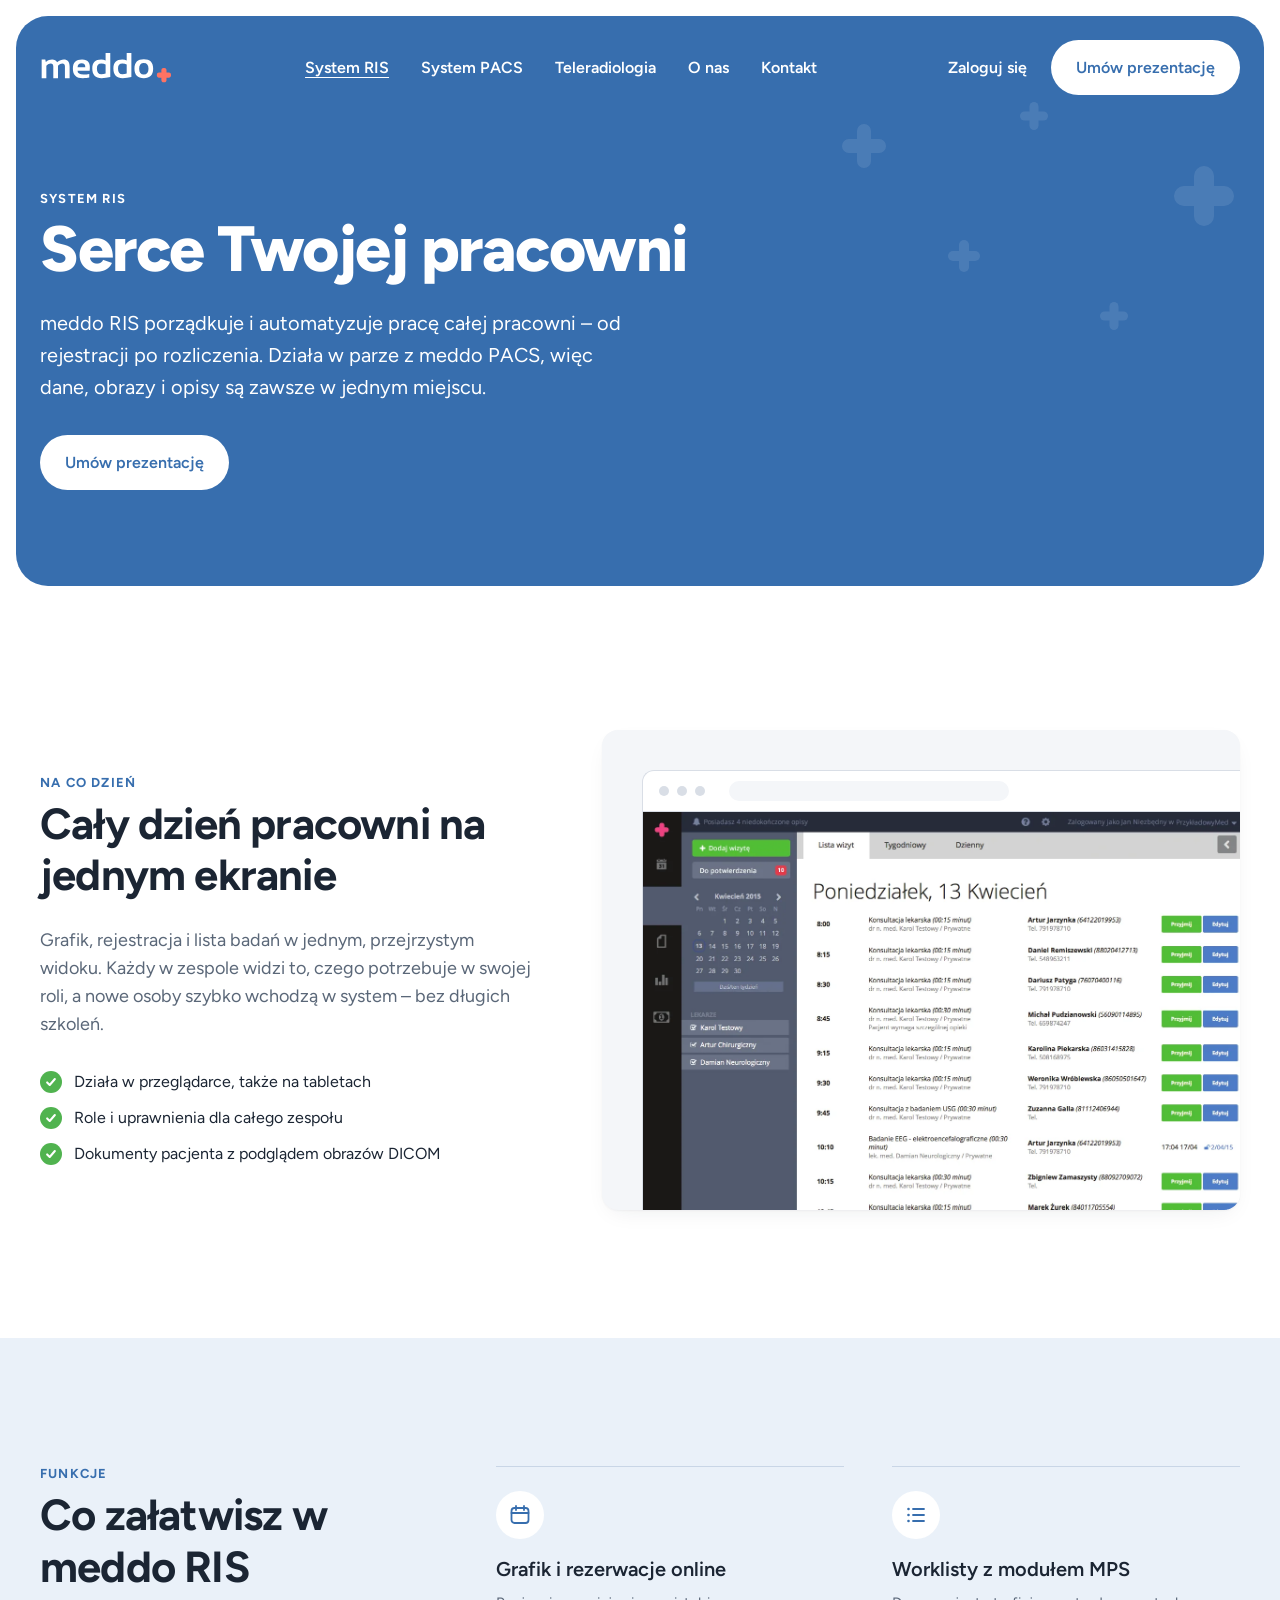
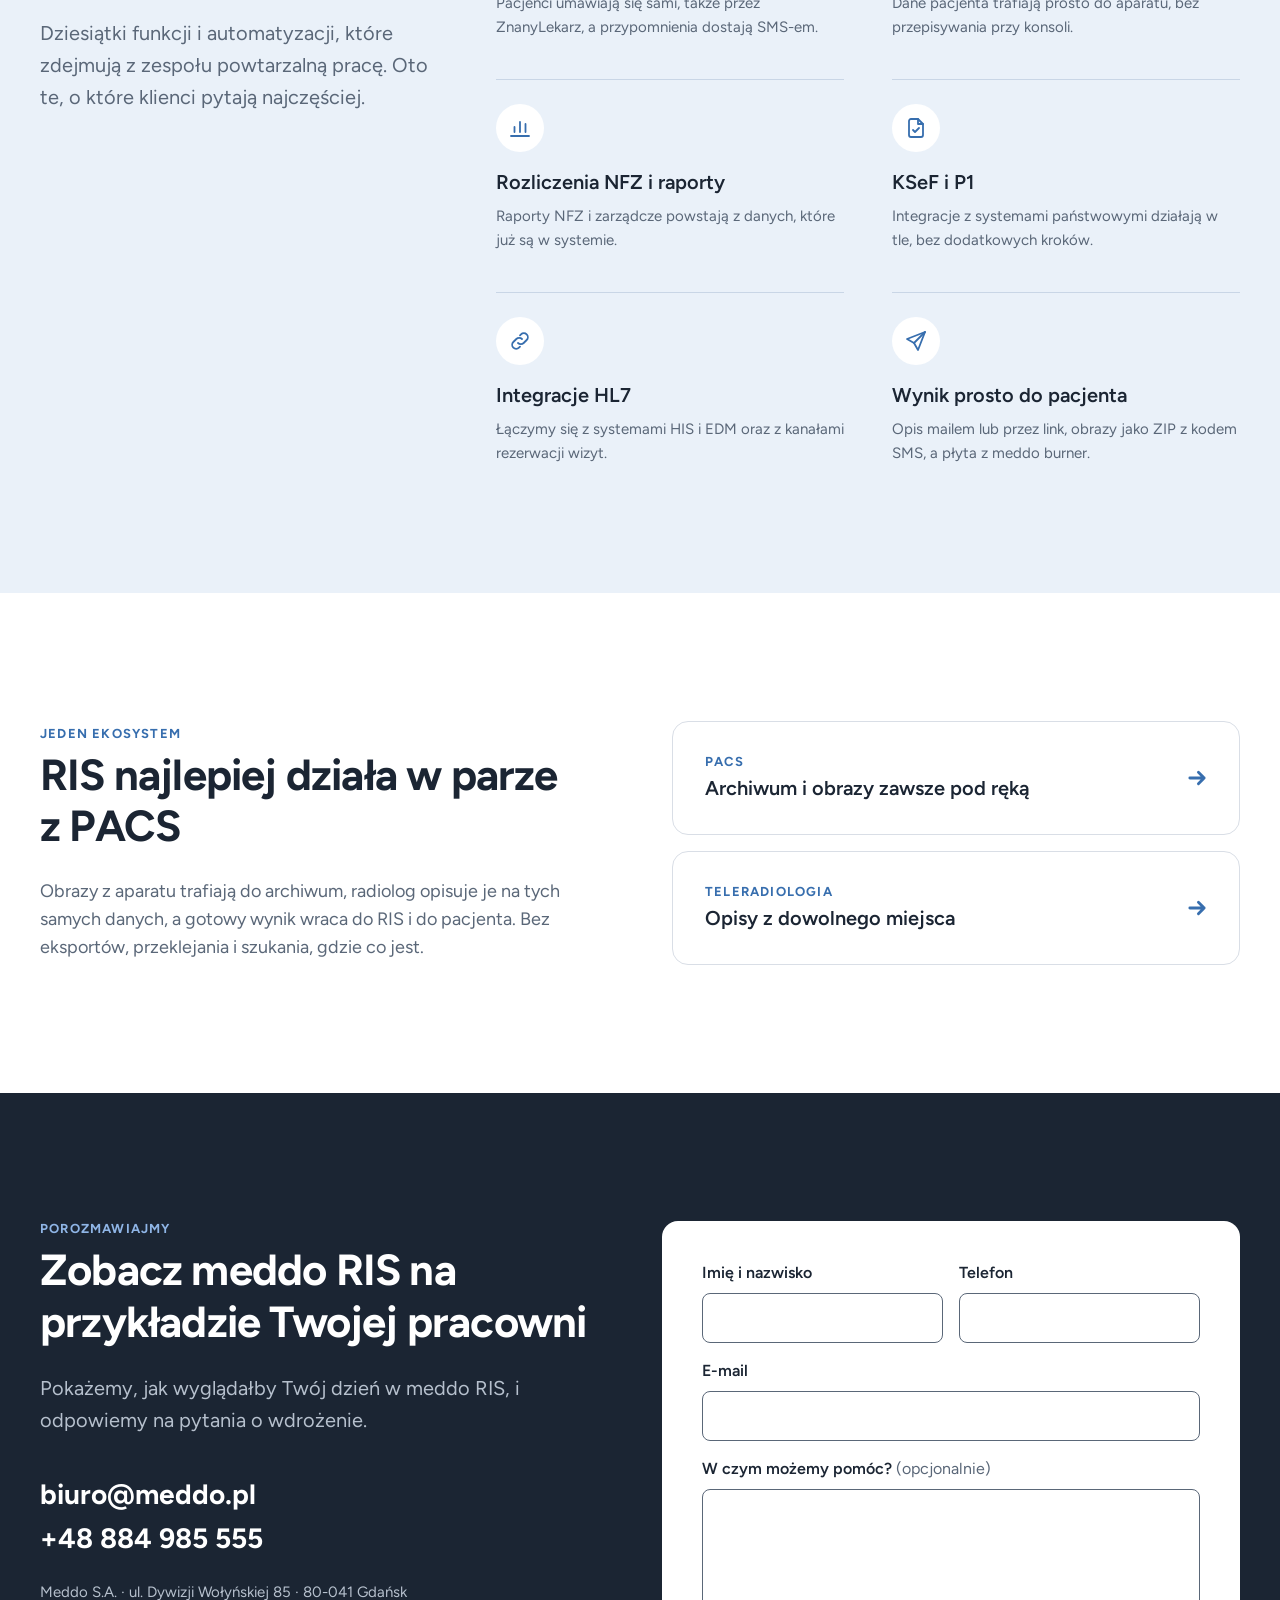
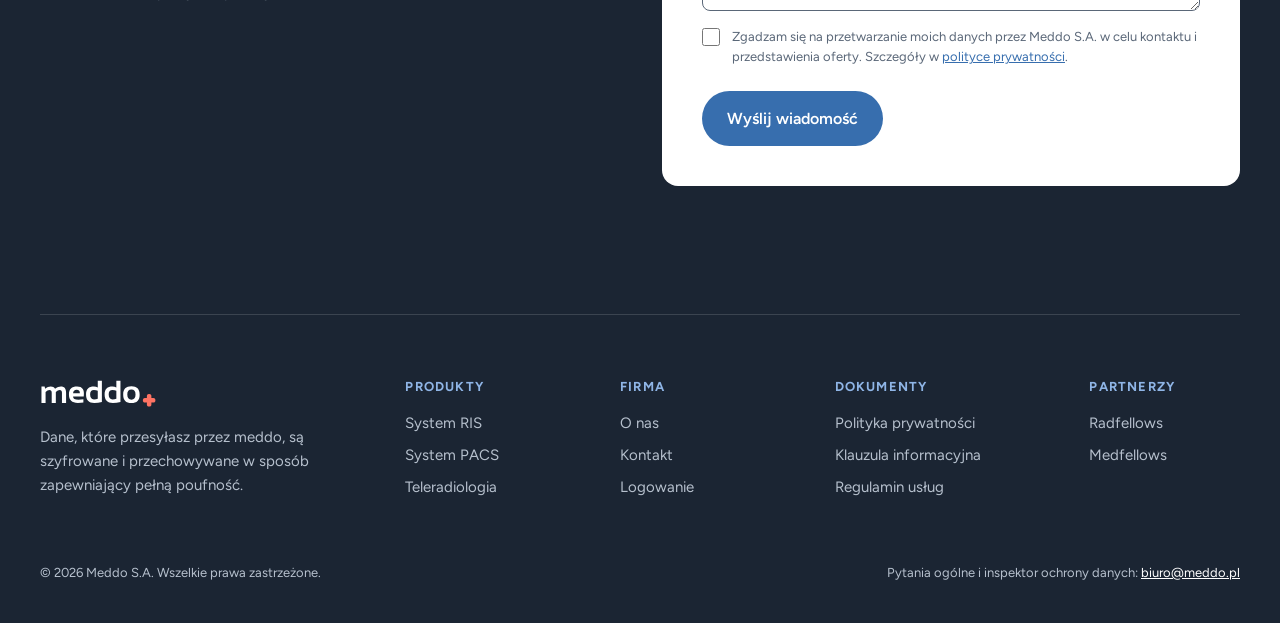
<file: system-ris.html>
<!doctype html>
<html lang="pl">
<head>
<meta charset="utf-8">
<meta name="viewport" content="width=device-width, initial-scale=1">
<title>System RIS – meddo</title>
<link rel="icon" href="img/favicon.svg" type="image/svg+xml">
<link rel="stylesheet" href="css/style.css">
</head>
<body>
<div style="background: #ffffff; min-width: 320px">

<!-- HERO -->
<div style="padding: 16px">
<header style="background: #376eae; border-radius: 32px; position: relative; overflow: hidden; padding: 24px 0 96px">
<svg aria-hidden="true" width="520" height="420" viewBox="0 0 520 420" style="position: absolute; right: -40px; top: 40px; pointer-events: none">
<g fill="#ffffff" opacity="0.10">
<g transform="translate(80 90)"><rect x="-22" y="-7" width="44" height="14" rx="7"></rect><rect x="-7" y="-22" width="14" height="44" rx="7"></rect></g>
<g transform="translate(250 60)"><rect x="-14" y="-4.5" width="28" height="9" rx="4.5"></rect><rect x="-4.5" y="-14" width="9" height="28" rx="4.5"></rect></g>
<g transform="translate(420 140)"><rect x="-30" y="-10" width="60" height="20" rx="10"></rect><rect x="-10" y="-30" width="20" height="60" rx="10"></rect></g>
<g transform="translate(330 260)"><rect x="-14" y="-4.5" width="28" height="9" rx="4.5"></rect><rect x="-4.5" y="-14" width="9" height="28" rx="4.5"></rect></g>
<g transform="translate(180 200)"><rect x="-16" y="-5" width="32" height="10" rx="5"></rect><rect x="-5" y="-16" width="10" height="32" rx="5"></rect></g>
</g>
</svg>
<nav aria-label="Główna nawigacja" class="dark" style="position: relative; max-width: 1200px; margin: 0 auto; padding: 0 24px; display: flex; align-items: center; justify-content: space-between; gap: 24px; flex-wrap: wrap">
<a href="index.html" aria-label="meddo – strona główna" style="display: flex"><img src="img/meddo-logo.svg" alt="meddo" style="height: 34px; width: auto; display: block"></a>
<div class="hide-m" style="display: flex; gap: 32px; align-items: center">
<a class="nl" href="system-ris.html" aria-current="page">System RIS</a>
<a class="nl" href="#">System PACS</a>
<a class="nl" href="#">Teleradiologia</a>
<a class="nl" href="#">O nas</a>
<a class="nl" href="#">Kontakt</a>
</div>
<div style="display: flex; gap: 24px; align-items: center">
<a class="nl hide-m" href="https://app.meddo.pl/zaloguj" target="_blank" rel="noopener noreferrer">Zaloguj się</a>
<a class="btn btn-light" href="#kontakt">Umów prezentację</a>
</div>
</nav>
<div class="dark" style="position: relative; max-width: 1200px; margin: 0 auto; padding: 96px 24px 0">
<div style="max-width: 720px">
<div style="font-size: 13px; line-height: 16px; font-weight: 700; letter-spacing: 1.2px; color: #ffffff; text-transform: uppercase">System RIS</div>
<h1 style="margin: 8px 0 0; font-size: clamp(40px, 5vw, 64px); line-height: 1.07; font-weight: 800; letter-spacing: -1.5px; color: #ffffff">Serce Twojej pracowni</h1>
<p style="margin: 24px 0 0; max-width: 600px; font-size: 20px; line-height: 32px; color: #ffffff">meddo RIS porządkuje i automatyzuje pracę całej pracowni – od rejestracji po rozliczenia. Działa w parze z meddo PACS, więc dane, obrazy i opisy są zawsze w jednym miejscu.</p>
<div style="margin-top: 32px; display: flex; gap: 16px; flex-wrap: wrap">
<a class="btn btn-light" href="#kontakt">Umów prezentację</a>
</div>
</div>
</div>
</header>
</div>

<!-- SEKCJA 1: tekst + screenshot -->
<section style="padding: 128px 24px">
<div style="max-width: 1200px; margin: 0 auto; display: flex; flex-wrap: wrap; gap: 64px; align-items: center">
<div style="flex: 1 1 380px">
<div style="font-size: 13px; line-height: 16px; font-weight: 700; letter-spacing: 1.2px; color: #376eae; text-transform: uppercase">Na co dzień</div>
<h2 style="margin: 8px 0 0; font-size: clamp(32px, 3.4vw, 44px); line-height: 1.18; font-weight: 700; letter-spacing: -0.8px">Cały dzień pracowni na jednym ekranie</h2>
<p style="margin: 24px 0 0; max-width: 520px; font-size: 18px; line-height: 28px; color: #5a6778">Grafik, rejestracja i lista badań w jednym, przejrzystym widoku. Każdy w zespole widzi to, czego potrzebuje w swojej roli, a nowe osoby szybko wchodzą w system – bez długich szkoleń.</p>
<ul style="list-style: none; margin: 32px 0 0; padding: 0; display: flex; flex-direction: column; gap: 12px; font-size: 16px; line-height: 24px">
<li style="display: flex; gap: 12px"><span aria-hidden="true" style="flex: none; width: 22px; height: 22px; margin-top: 1px; border-radius: 9999px; background: #50b34f; display: flex; align-items: center; justify-content: center"><svg width="12" height="12" viewBox="0 0 14 14" fill="none" stroke="#ffffff" stroke-width="2.4" stroke-linecap="round" stroke-linejoin="round"><path d="M2.5 7.5l3 3 6-7"></path></svg></span>Działa w przeglądarce, także na tabletach</li>
<li style="display: flex; gap: 12px"><span aria-hidden="true" style="flex: none; width: 22px; height: 22px; margin-top: 1px; border-radius: 9999px; background: #50b34f; display: flex; align-items: center; justify-content: center"><svg width="12" height="12" viewBox="0 0 14 14" fill="none" stroke="#ffffff" stroke-width="2.4" stroke-linecap="round" stroke-linejoin="round"><path d="M2.5 7.5l3 3 6-7"></path></svg></span>Role i uprawnienia dla całego zespołu</li>
<li style="display: flex; gap: 12px"><span aria-hidden="true" style="flex: none; width: 22px; height: 22px; margin-top: 1px; border-radius: 9999px; background: #50b34f; display: flex; align-items: center; justify-content: center"><svg width="12" height="12" viewBox="0 0 14 14" fill="none" stroke="#ffffff" stroke-width="2.4" stroke-linecap="round" stroke-linejoin="round"><path d="M2.5 7.5l3 3 6-7"></path></svg></span>Dokumenty pacjenta z podglądem obrazów DICOM</li>
</ul>
</div>
<div style="flex: 1 1 520px; min-width: 0; background: #f4f6f9; border-radius: 16px; padding: 40px 0 0 40px; box-sizing: border-box; overflow: hidden; box-shadow: 0 1px 2px rgba(27,37,51,0.04), 0 8px 24px -10px rgba(27,37,51,0.10)">
<div style="background: #ffffff; border: 1px solid #d9dee6; border-right: 0; border-bottom: 0; border-radius: 12px 0 0 0; overflow: hidden">
<div aria-hidden="true" style="height: 40px; display: flex; align-items: center; gap: 8px; padding: 0 16px; border-bottom: 1px solid #d9dee6"><span style="flex: none; width: 10px; height: 10px; border-radius: 9999px; background: #d9dee6"></span><span style="flex: none; width: 10px; height: 10px; border-radius: 9999px; background: #d9dee6"></span><span style="flex: none; width: 10px; height: 10px; border-radius: 9999px; background: #d9dee6"></span><span style="margin-left: 16px; flex: 0 1 280px; height: 20px; border-radius: 9999px; background: #f4f6f9"></span></div>
<img src="img/ris-grafik.webp" alt="Grafik wizyt w meddo RIS – lista badań na dany dzień" style="display: block; width: 100%; aspect-ratio: 3 / 2; object-fit: cover; object-position: left top">
</div>
</div>
</div>
</section>

<!-- SEKCJA 2: siatka funkcji -->
<section style="padding: 128px 24px; background: #eaf1f9">
<div style="max-width: 1200px; margin: 0 auto; display: flex; flex-wrap: wrap; gap: 64px; align-items: flex-start">
<div style="flex: 1 1 320px">
<div style="font-size: 13px; line-height: 16px; font-weight: 700; letter-spacing: 1.2px; color: #376eae; text-transform: uppercase">Funkcje</div>
<h2 style="margin: 8px 0 0; font-size: clamp(32px, 3.4vw, 44px); line-height: 1.18; font-weight: 700; letter-spacing: -0.8px">Co załatwisz w meddo RIS</h2>
<p style="margin: 24px 0 0; max-width: 400px; font-size: 20px; line-height: 32px; color: #5a6778">Dziesiątki funkcji i automatyzacji, które zdejmują z zespołu powtarzalną pracę. Oto te, o które klienci pytają najczęściej.</p>
</div>
<div style="flex: 2 1 600px; display: grid; grid-template-columns: repeat(auto-fit, minmax(240px, 1fr)); gap: 40px 48px">
<div style="padding-top: 24px; border-top: 1px solid #c9d6e6; display: flex; flex-direction: column; gap: 8px">
<span aria-hidden="true" style="width: 48px; height: 48px; border-radius: 9999px; background: #ffffff; display: flex; align-items: center; justify-content: center; margin-bottom: 8px"><svg width="24" height="24" viewBox="0 0 24 24" fill="none" stroke="#376eae" stroke-width="1.8" stroke-linecap="round" stroke-linejoin="round"><rect x="3.5" y="5" width="17" height="15" rx="3"></rect><path d="M3.5 10h17M8 3v4M16 3v4"></path></svg></span>
<h3 style="margin: 0; font-size: 20px; line-height: 28px; font-weight: 600">Grafik i rezerwacje online</h3>
<p style="margin: 0; font-size: 15px; line-height: 24px; color: #5a6778">Pacjenci umawiają się sami, także przez ZnanyLekarz, a przypomnienia dostają SMS-em.</p>
</div>
<div style="padding-top: 24px; border-top: 1px solid #c9d6e6; display: flex; flex-direction: column; gap: 8px">
<span aria-hidden="true" style="width: 48px; height: 48px; border-radius: 9999px; background: #ffffff; display: flex; align-items: center; justify-content: center; margin-bottom: 8px"><svg width="24" height="24" viewBox="0 0 24 24" fill="none" stroke="#376eae" stroke-width="1.8" stroke-linecap="round" stroke-linejoin="round"><path d="M9 6h11M9 12h11M9 18h11"></path><path d="M4.5 6h.01M4.5 12h.01M4.5 18h.01" stroke-width="2.6"></path></svg></span>
<h3 style="margin: 0; font-size: 20px; line-height: 28px; font-weight: 600">Worklisty z modułem MPS</h3>
<p style="margin: 0; font-size: 15px; line-height: 24px; color: #5a6778">Dane pacjenta trafiają prosto do aparatu, bez przepisywania przy konsoli.</p>
</div>
<div style="padding-top: 24px; border-top: 1px solid #c9d6e6; display: flex; flex-direction: column; gap: 8px">
<span aria-hidden="true" style="width: 48px; height: 48px; border-radius: 9999px; background: #ffffff; display: flex; align-items: center; justify-content: center; margin-bottom: 8px"><svg width="24" height="24" viewBox="0 0 24 24" fill="none" stroke="#376eae" stroke-width="1.8" stroke-linecap="round" stroke-linejoin="round"><path d="M3 20h18"></path><path d="M6.5 16v-5M12 16V6M17.5 16v-8"></path></svg></span>
<h3 style="margin: 0; font-size: 20px; line-height: 28px; font-weight: 600">Rozliczenia NFZ i raporty</h3>
<p style="margin: 0; font-size: 15px; line-height: 24px; color: #5a6778">Raporty NFZ i zarządcze powstają z danych, które już są w systemie.</p>
</div>
<div style="padding-top: 24px; border-top: 1px solid #c9d6e6; display: flex; flex-direction: column; gap: 8px">
<span aria-hidden="true" style="width: 48px; height: 48px; border-radius: 9999px; background: #ffffff; display: flex; align-items: center; justify-content: center; margin-bottom: 8px"><svg width="24" height="24" viewBox="0 0 24 24" fill="none" stroke="#376eae" stroke-width="1.8" stroke-linecap="round" stroke-linejoin="round"><path d="M14 3H7a2 2 0 0 0-2 2v14a2 2 0 0 0 2 2h10a2 2 0 0 0 2-2V8z"></path><path d="M14 3v5h5"></path><path d="M9 14l2 2 4-4"></path></svg></span>
<h3 style="margin: 0; font-size: 20px; line-height: 28px; font-weight: 600">KSeF i P1</h3>
<p style="margin: 0; font-size: 15px; line-height: 24px; color: #5a6778">Integracje z systemami państwowymi działają w tle, bez dodatkowych kroków.</p>
</div>
<div style="padding-top: 24px; border-top: 1px solid #c9d6e6; display: flex; flex-direction: column; gap: 8px">
<span aria-hidden="true" style="width: 48px; height: 48px; border-radius: 9999px; background: #ffffff; display: flex; align-items: center; justify-content: center; margin-bottom: 8px"><svg width="24" height="24" viewBox="0 0 24 24" fill="none" stroke="#376eae" stroke-width="1.8" stroke-linecap="round" stroke-linejoin="round"><path d="M10 14a4 4 0 0 0 5.66 0l3-3a4 4 0 0 0-5.66-5.66l-1 1"></path><path d="M14 10a4 4 0 0 0-5.66 0l-3 3a4 4 0 0 0 5.66 5.66l1-1"></path></svg></span>
<h3 style="margin: 0; font-size: 20px; line-height: 28px; font-weight: 600">Integracje HL7</h3>
<p style="margin: 0; font-size: 15px; line-height: 24px; color: #5a6778">Łączymy się z systemami HIS i EDM oraz z kanałami rezerwacji wizyt.</p>
</div>
<div style="padding-top: 24px; border-top: 1px solid #c9d6e6; display: flex; flex-direction: column; gap: 8px">
<span aria-hidden="true" style="width: 48px; height: 48px; border-radius: 9999px; background: #ffffff; display: flex; align-items: center; justify-content: center; margin-bottom: 8px"><svg width="24" height="24" viewBox="0 0 24 24" fill="none" stroke="#376eae" stroke-width="1.8" stroke-linecap="round" stroke-linejoin="round"><path d="M21 3L10 14"></path><path d="M21 3l-7 18-4-7-7-4z"></path></svg></span>
<h3 style="margin: 0; font-size: 20px; line-height: 28px; font-weight: 600">Wynik prosto do pacjenta</h3>
<p style="margin: 0; font-size: 15px; line-height: 24px; color: #5a6778">Opis mailem lub przez link, obrazy jako ZIP z kodem SMS, a płyta z meddo burner.</p>
</div>
</div>
</div>
</section>

<!-- SEKCJA 3: tekst + powiązane produkty -->
<section style="padding: 128px 24px">
<div style="max-width: 1200px; margin: 0 auto; display: flex; flex-wrap: wrap; gap: 64px; align-items: center">
<div style="flex: 1 1 420px">
<div style="font-size: 13px; line-height: 16px; font-weight: 700; letter-spacing: 1.2px; color: #376eae; text-transform: uppercase">Jeden ekosystem</div>
<h2 style="margin: 8px 0 0; font-size: clamp(32px, 3.4vw, 44px); line-height: 1.18; font-weight: 700; letter-spacing: -0.8px">RIS najlepiej działa w&nbsp;parze z&nbsp;PACS</h2>
<p style="margin: 24px 0 0; max-width: 520px; font-size: 18px; line-height: 28px; color: #5a6778">Obrazy z aparatu trafiają do archiwum, radiolog opisuje je na tych samych danych, a gotowy wynik wraca do RIS i do pacjenta. Bez eksportów, przeklejania i szukania, gdzie co jest.</p>
</div>
<div style="flex: 1 1 420px; display: flex; flex-direction: column; gap: 16px">
<a class="lk" href="#" style="border: 1px solid #d9dee6; border-radius: 16px; padding: 32px; display: flex; gap: 24px; align-items: center; justify-content: space-between">
<span style="display: flex; flex-direction: column; gap: 4px"><span style="font-size: 13px; line-height: 16px; font-weight: 700; letter-spacing: 1.2px; color: #376eae">PACS</span><span class="lk-t" style="font-size: 20px; line-height: 28px; font-weight: 600">Archiwum i obrazy zawsze pod ręką</span></span>
<svg aria-hidden="true" width="20" height="20" viewBox="0 0 14 14" fill="none" stroke="#376eae" stroke-width="2" stroke-linecap="round" stroke-linejoin="round" style="flex: none"><path d="M2 7h10M8 3l4 4-4 4"></path></svg>
</a>
<a class="lk" href="#" style="border: 1px solid #d9dee6; border-radius: 16px; padding: 32px; display: flex; gap: 24px; align-items: center; justify-content: space-between">
<span style="display: flex; flex-direction: column; gap: 4px"><span style="font-size: 13px; line-height: 16px; font-weight: 700; letter-spacing: 1.2px; color: #376eae">TELERADIOLOGIA</span><span class="lk-t" style="font-size: 20px; line-height: 28px; font-weight: 600">Opisy z dowolnego miejsca</span></span>
<svg aria-hidden="true" width="20" height="20" viewBox="0 0 14 14" fill="none" stroke="#376eae" stroke-width="2" stroke-linecap="round" stroke-linejoin="round" style="flex: none"><path d="M2 7h10M8 3l4 4-4 4"></path></svg>
</a>
</div>
</div>
</section>

<!-- KONTAKT -->
<section id="kontakt" class="dark" style="background: #1b2533; color: #ffffff; padding: 128px 24px">
<div style="max-width: 1200px; margin: 0 auto; display: flex; flex-wrap: wrap; gap: 64px; align-items: flex-start">
<div style="flex: 1 1 420px">
<div style="font-size: 13px; line-height: 16px; font-weight: 700; letter-spacing: 1.2px; color: #8fb5e6; text-transform: uppercase">Porozmawiajmy</div>
<h2 style="margin: 8px 0 0; font-size: clamp(32px, 3.4vw, 44px); line-height: 1.18; font-weight: 700; letter-spacing: -0.8px">Zobacz meddo RIS na przykładzie Twojej pracowni</h2>
<p style="margin: 24px 0 0; max-width: 480px; font-size: 20px; line-height: 32px; color: #b6c0cd">Pokażemy, jak wyglądałby Twój dzień w meddo RIS, i odpowiemy na pytania o wdrożenie.</p>
<div style="margin-top: 40px; display: flex; flex-direction: column; gap: 8px">
<a href="mailto:biuro@meddo.pl" style="color: #ffffff; font-size: 28px; line-height: 36px; font-weight: 700; text-decoration: none">biuro@meddo.pl</a>
<a href="tel:+48884985555" style="color: #ffffff; font-size: 28px; line-height: 36px; font-weight: 700; text-decoration: none">+48 884 985 555</a>
</div>
<p style="margin: 24px 0 0; font-size: 15px; line-height: 24px; color: #b6c0cd">Meddo S.A. · ul. Dywizji Wołyńskiej 85 · 80-041 Gdańsk</p>
</div>
<form style="flex: 1 1 440px; background: #ffffff; color: #1b2533; border-radius: 16px; padding: 40px; box-sizing: border-box; display: flex; flex-direction: column; gap: 16px">
<div style="display: flex; flex-wrap: wrap; gap: 16px">
<div style="flex: 1 1 200px; display: flex; flex-direction: column; gap: 8px"><label for="a-name" style="font-size: 16px; line-height: 24px; font-weight: 600">Imię i nazwisko</label><input id="a-name" class="inp" type="text" autocomplete="name" required=""></div>
<div style="flex: 1 1 200px; display: flex; flex-direction: column; gap: 8px"><label for="a-tel" style="font-size: 16px; line-height: 24px; font-weight: 600">Telefon</label><input id="a-tel" class="inp" type="tel" autocomplete="tel" required=""></div>
</div>
<div style="display: flex; flex-direction: column; gap: 8px"><label for="a-mail" style="font-size: 16px; line-height: 24px; font-weight: 600">E-mail</label><input id="a-mail" class="inp" type="email" autocomplete="email" required=""></div>
<div style="display: flex; flex-direction: column; gap: 8px"><label for="a-msg" style="font-size: 16px; line-height: 24px; font-weight: 600">W czym możemy pomóc? <span style="font-weight: 400; color: #5a6778">(opcjonalnie)</span></label><textarea id="a-msg" class="inp" rows="4"></textarea></div>
<label style="display: flex; gap: 12px; align-items: flex-start; font-size: 13px; line-height: 20px; color: #5a6778"><input type="checkbox" required="" style="width: 18px; height: 18px; margin: 1px 0 0; accent-color: #376eae; flex: none"><span>Zgadzam się na przetwarzanie moich danych przez Meddo S.A. w celu kontaktu i przedstawienia oferty. Szczegóły w <a href="#">polityce prywatności</a>.</span></label>
<button class="btn btn-primary" type="submit" style="align-self: flex-start; margin-top: 8px">Wyślij wiadomość</button>
</form>
</div>
</section>

<!-- STOPKA -->
<footer class="dark" style="background: #1b2533; color: #ffffff; padding: 0 24px 40px">
<div style="max-width: 1200px; margin: 0 auto; border-top: 1px solid rgba(255,255,255,0.14); padding-top: 64px; display: flex; flex-wrap: wrap; gap: 40px 64px">
<div style="flex: 2 1 280px; display: flex; flex-direction: column; gap: 16px">
<img src="img/meddo-logo.svg" alt="meddo" style="height: 30px; width: auto; align-self: flex-start">
<p style="margin: 0; max-width: 340px; font-size: 15px; line-height: 24px; color: #b6c0cd">Dane, które przesyłasz przez meddo, są szyfrowane i przechowywane w sposób zapewniający pełną poufność.</p>
</div>
<nav aria-label="Produkty" style="flex: 1 1 140px; display: flex; flex-direction: column; gap: 8px"><div style="font-size: 13px; line-height: 16px; font-weight: 700; letter-spacing: 1.2px; text-transform: uppercase; color: #8fb5e6; margin-bottom: 8px">Produkty</div><a class="fl" href="system-ris.html">System RIS</a><a class="fl" href="#">System PACS</a><a class="fl" href="#">Teleradiologia</a></nav>
<nav aria-label="Firma" style="flex: 1 1 140px; display: flex; flex-direction: column; gap: 8px"><div style="font-size: 13px; line-height: 16px; font-weight: 700; letter-spacing: 1.2px; text-transform: uppercase; color: #8fb5e6; margin-bottom: 8px">Firma</div><a class="fl" href="#">O nas</a><a class="fl" href="#kontakt">Kontakt</a><a class="fl" href="#">Logowanie</a></nav>
<nav aria-label="Dokumenty" style="flex: 1 1 180px; display: flex; flex-direction: column; gap: 8px"><div style="font-size: 13px; line-height: 16px; font-weight: 700; letter-spacing: 1.2px; text-transform: uppercase; color: #8fb5e6; margin-bottom: 8px">Dokumenty</div><a class="fl" href="#">Polityka prywatności</a><a class="fl" href="#">Klauzula informacyjna</a><a class="fl" href="#">Regulamin usług</a></nav>
<nav aria-label="Partnerzy" style="flex: 1 1 140px; display: flex; flex-direction: column; gap: 8px"><div style="font-size: 13px; line-height: 16px; font-weight: 700; letter-spacing: 1.2px; text-transform: uppercase; color: #8fb5e6; margin-bottom: 8px">Partnerzy</div><a class="fl" href="#">Radfellows</a><a class="fl" href="#">Medfellows</a></nav>
</div>
<div style="max-width: 1200px; margin: 64px auto 0; display: flex; flex-wrap: wrap; justify-content: space-between; gap: 16px; font-size: 13px; line-height: 20px; color: #b6c0cd">
<span>© 2026 Meddo S.A. Wszelkie prawa zastrzeżone.</span>
<span>Pytania ogólne i inspektor ochrony danych: <a href="mailto:biuro@meddo.pl" style="color: #ffffff">biuro@meddo.pl</a></span>
</div>
</footer>

</div>
<script src="js/main.js" defer></script>
</body>
</html>
</file>
<file: css/style.css>
/* meddo.pl – makieta strony (strona główna + podstrona RIS)
   Kolory, typografia i odstępy: design system „Meddo”. */

@font-face{font-family:"Figtree";src:url("../fonts/Figtree-latin.woff2") format("woff2");font-weight:300 900;font-style:normal;font-display:swap;unicode-range:U+0000-00FF,U+0131,U+0152-0153,U+02BB-02BC,U+02C6,U+02DA,U+02DC,U+0304,U+0308,U+0329,U+2000-206F,U+20AC,U+2122,U+2191,U+2193,U+2212,U+2215,U+FEFF,U+FFFD}
@font-face{font-family:"Figtree";src:url("../fonts/Figtree-latin-ext.woff2") format("woff2");font-weight:300 900;font-style:normal;font-display:swap;unicode-range:U+0100-02BA,U+02BD-02C5,U+02C7-02CC,U+02CE-02D7,U+02DD-02FF,U+0304,U+0308,U+0329,U+1D00-1DBF,U+1E00-1E9F,U+1EF2-1EFF,U+2020,U+20A0-20AB,U+20AD-20C0,U+2113,U+2C60-2C7F,U+A720-A7FF}
[hidden]{display:none !important}
html{scroll-behavior:smooth}
@media (prefers-reduced-motion:reduce){html{scroll-behavior:auto}}

body{margin:0;font-family:"Figtree",system-ui,-apple-system,"Segoe UI",sans-serif;color:#1b2533;-webkit-font-smoothing:antialiased}
a{color:#376eae}a:hover{color:#2a5689}
.btn{display:inline-flex;align-items:center;gap:4px;padding:14.5px 24px;border-radius:9999px;font-size:16px;line-height:24px;font-weight:600;text-decoration:none;border:1.5px solid transparent;cursor:pointer;font-family:inherit;transition:background .15s,color .15s}
.btn:focus-visible,.nl:focus-visible{outline:2px solid #376eae;outline-offset:2px}
.btn-primary{background:#376eae;color:#fff}.btn-primary:hover{background:#2a5689;color:#fff}
.btn-light{background:#fff;color:#376eae}.btn-light:hover{background:#eaf1f9;color:#2a5689}
.btn-ghost-light{border-color:#fff;color:#fff}.btn-ghost-light:hover{background:rgba(255,255,255,.12);color:#fff}
.dark .btn:focus-visible,.dark .nl:focus-visible{outline-color:#fff}
.nl{color:#fff;text-decoration:none;font-weight:600;font-size:16px;line-height:24px;border-radius:4px}
.nl:hover{color:#fff;text-decoration:underline;text-underline-offset:4px}
.fl{color:#b6c0cd;text-decoration:none;font-size:15px;line-height:24px}.fl:hover{color:#fff;text-decoration:underline}
.more{font-weight:600;font-size:16px;text-underline-offset:4px}
.inp{width:100%;box-sizing:border-box;border:1px solid #5a6778;border-radius:8px;padding:12px 16px;font:inherit;font-size:16px;line-height:24px;color:#1b2533;background:#fff}
.inp:focus{outline:2px solid #376eae;outline-offset:2px}
@media (max-width:960px){.hide-m{display:none !important}}
.eko-bar{display:flex;align-items:center}
.eko-link{flex:0 0 64px;height:2px;background:#d9dee6}
.tab{flex:1 1 0;min-width:0;height:64px;border:0;border-radius:9999px;background:#f4f6f9;color:#1b2533;font-family:inherit;font-size:18px;line-height:24px;font-weight:600;display:flex;align-items:center;justify-content:center;gap:12px;cursor:pointer;transition:background .2s,color .2s}
.tl{position:relative;display:inline-block}
.ti{position:absolute;left:calc(100% + 12px);top:50%;width:24px;height:24px;margin-top:-12px;display:flex;align-items:center;justify-content:center}
.tab:hover{background:#eaf1f9}
.tab.on{background:#1b2533;color:#fff;font-weight:700}
.tab:focus-visible{outline:2px solid #376eae;outline-offset:2px}
.ring{transition:stroke-dashoffset .1s linear}
.dots li::marker{color:#fe7363}
@keyframes slideIn{from{opacity:0;transform:translateY(8px)}to{opacity:1;transform:none}}
.slide{animation:slideIn .35s ease-out}
@media (max-width:640px){.eko-bar{flex-direction:column;align-items:stretch}.eko-link{flex:0 0 16px;width:2px;height:16px;align-self:center}.tab{flex:0 0 auto}}
@media (prefers-reduced-motion:reduce){.slide{animation:none}}
.btn:focus-visible,.nl:focus-visible,.lk:focus-visible{outline:2px solid #376eae;outline-offset:2px}
.nl:hover,.nl[aria-current="page"]{color:#fff;text-decoration:underline;text-underline-offset:4px}
.lk{text-decoration:none;color:#1b2533;transition:border-color .15s}.lk:hover{border-color:#376eae !important;color:#1b2533}
.lk:hover .lk-t{color:#376eae}

/* Slider „Jeden ekosystem”: spinner przy odliczaniu, plus po ręcznym wyborze */
.ic-auto,.ic-manual{display:none;align-items:center;justify-content:center}
.eko-bar[data-mode="auto"] .tab.on .ic-auto{display:flex}
.eko-bar[data-mode="manual"] .tab.on .ic-manual{display:flex}

/* Formularz w makiecie nic nie wysyła – pokazuje tylko potwierdzenie */
.form-note{margin:0;font-size:15px;line-height:24px;font-weight:600;color:#1b2533}
</file>
